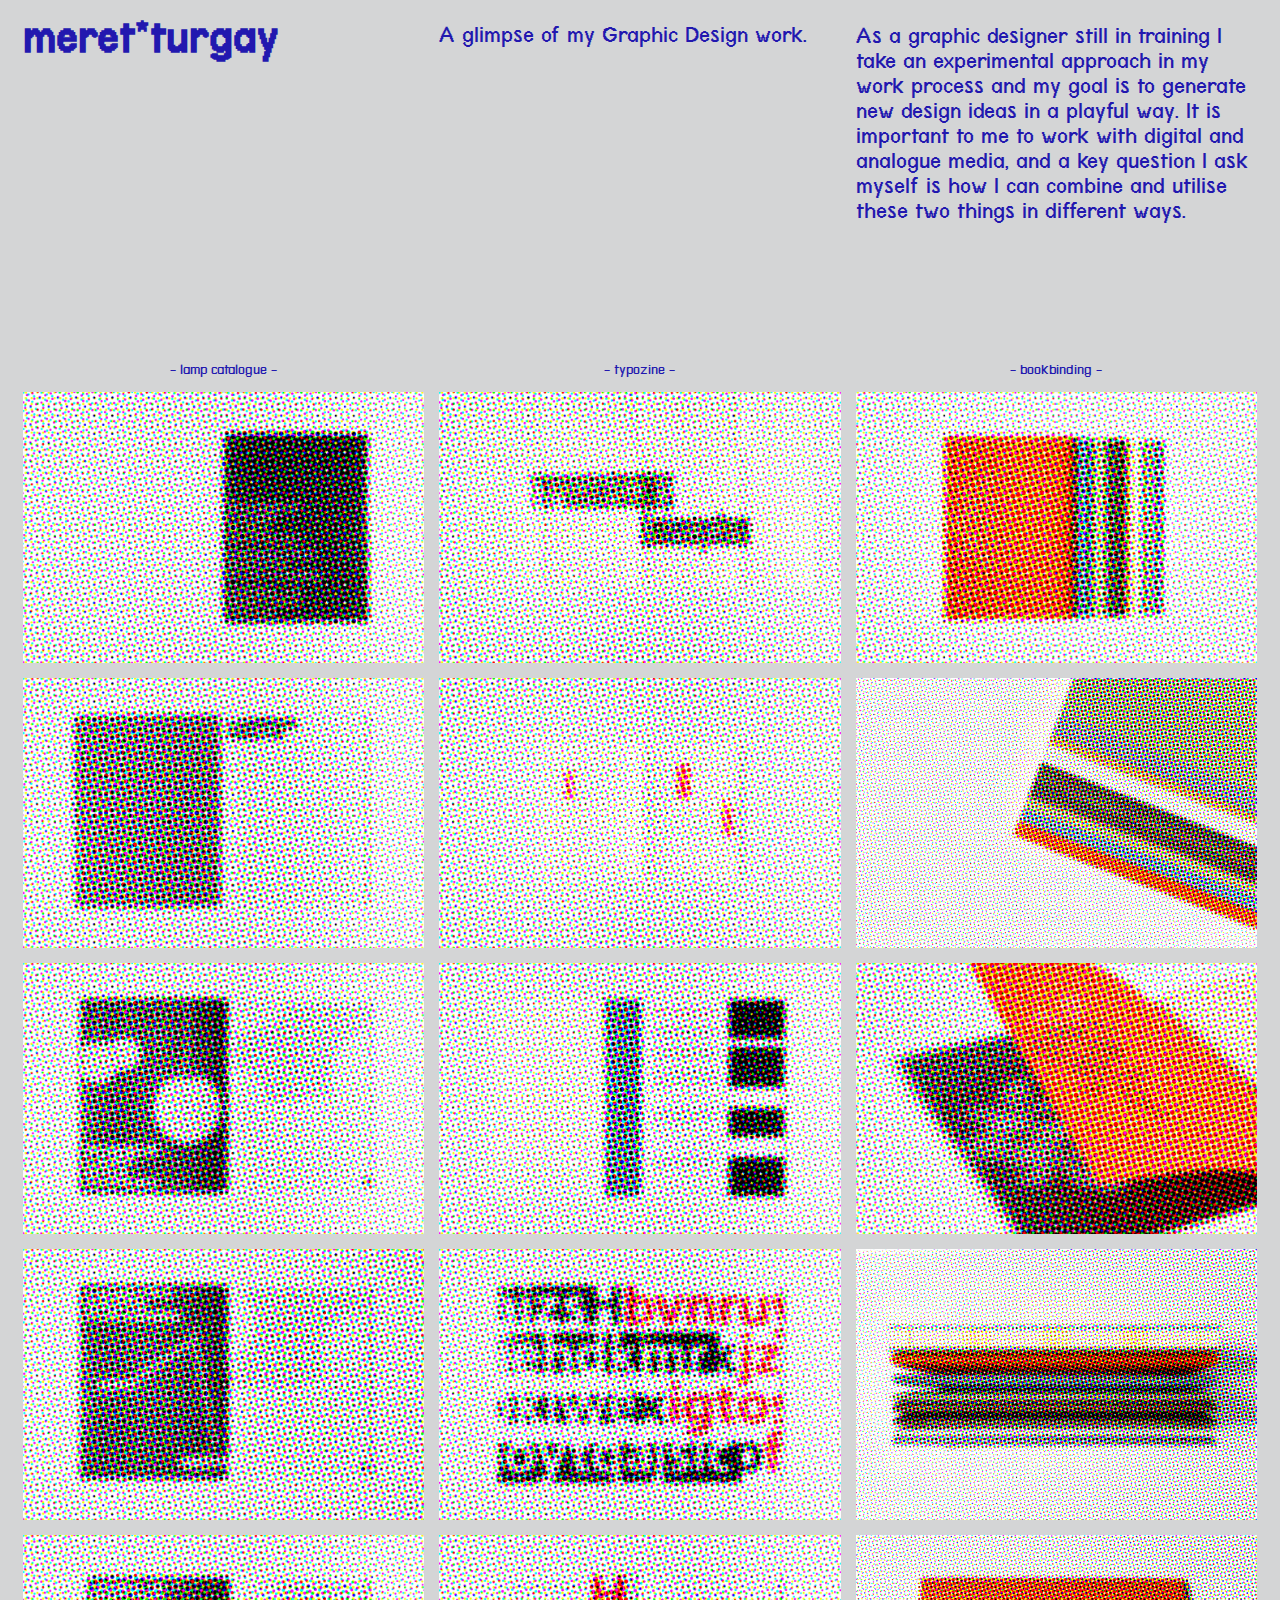
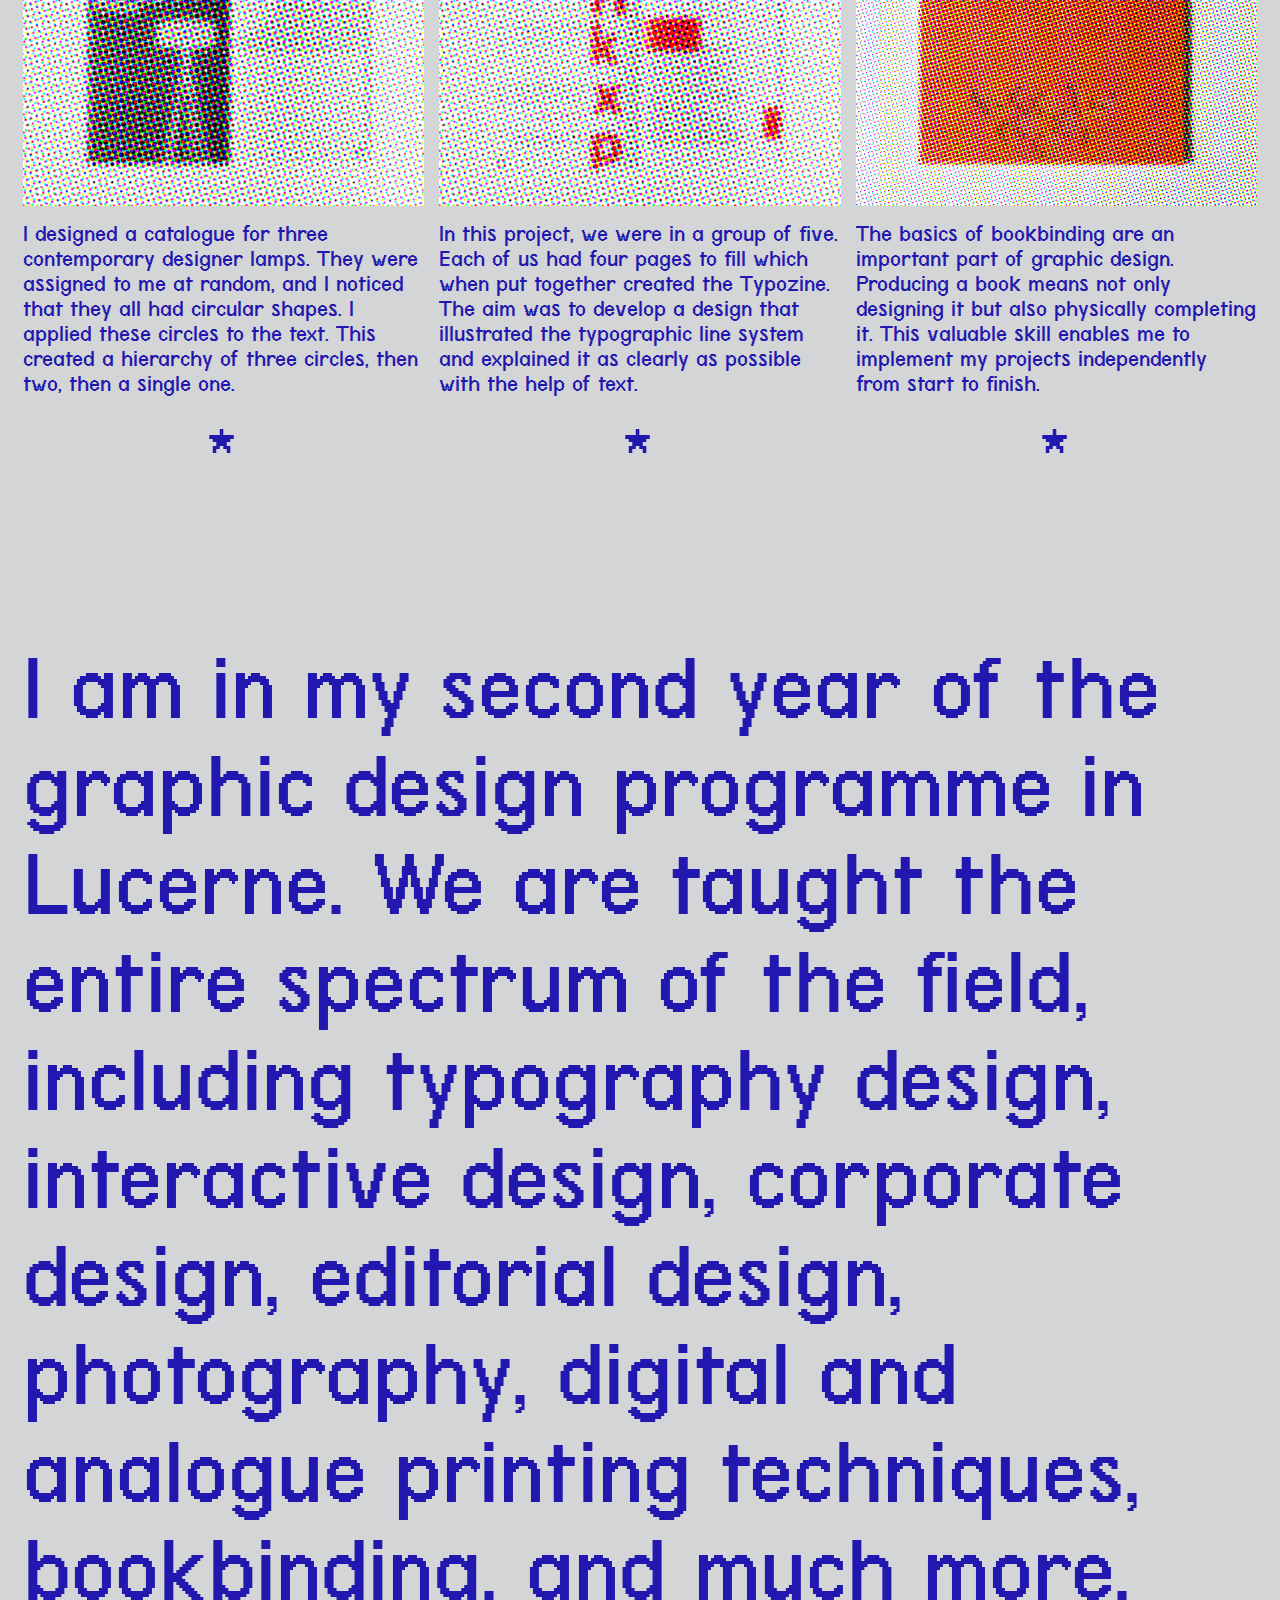
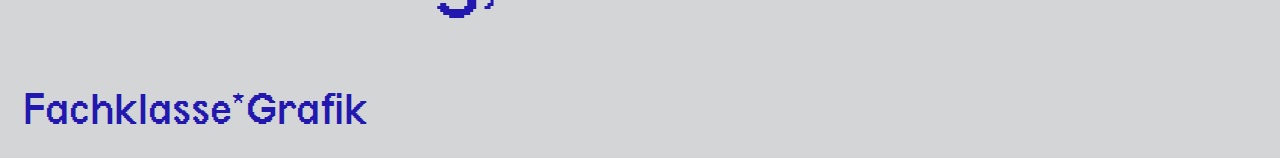
<file: index.html>
<!DOCTYPE html>
<html lang="en">

  <head>
    <meta charset="UTF-8" />
    <meta name="viewport" content="width=device-width, initial-scale=1.0" />
    <meta name="author" content="Meret Turgay" />
    <meta name="description" content="A Glimpse of my Graphic Design Work."/>
    <link rel="stylesheet" href="style.css" />
    <title>Calling Card Meret Turgay</title>
  </head>
  
  <body>
    <!-- all your content will go here -->
    <div class="grid-container">
      <div class="name">
        <h1><a href="mailto:meretlou_turgay@sluz.ch">meret*turgay</a></h1>
       
    </div>

    <div class="bio">
      <p>
       A glimpse of my Graphic Design work.
      </p>
    </div>

    <div class="image-1">
      <img src="data/Farbraster/FR-Meret-1.jpg" class="a" />
      <img src="data/ID-Meret-1.jpg" class="b" />
    </div>

    <div class="image-2">
      <img src="data/Farbraster/FR-Meret-2.jpg" class="a" />
      <img src="data/ID-Meret-2.jpg" class="b" />
    </div>

    <div class="image-3">
      <img src="data/Farbraster/FR-Meret-3.jpg" class="a" />
      <img src="data/ID-Meret-3.jpg" class="b" />
    </div>

    <div class="image-4">
      <img src="data/Farbraster/FR-Meret-4.jpg" class="a" />
      <img src="data/ID-Meret-4.jpg" class="b" />
    </div>

    <div class="image-5">
      <img src="data/Farbraster/FR-Meret-5.jpg" class="a" />
      <img src="data/ID-Meret-5.jpg" class="b" />
    </div>

    <div class="image-6">
      <img src="data/Farbraster/FR-Meret-8.jpg" class="a" />
      <img src="data/ID-Meret-8.jpg"  class="b"/>
    </div>

    <div class="image-7">
      <img src="data/Farbraster/FR-Meret-10.jpg" class="a" />
      <img src="data/ID-Meret-10.jpg" class="b" />
    </div>

    <div class="image-8">
      <img src="data/Farbraster/FR-Meret-12.jpg" class="a" />
      <img src="data/ID-Meret-12.jpg" class="b" />
    </div>

    <div class="image-9">
      <img src="data/Farbraster/FR-Meret-14.jpg" class="a" />
      <img src="data/ID-Meret-14.jpg" class="b" />
    </div>

    <div class="image-10">
      <img src="data/Farbraster/FR-Meret-13.jpg" class="a" />
      <img src="data/ID-Meret-13.jpg" class="b" />
    </div>

    <div class="image-11">
      <img src="data/Farbraster/FR-Meret-24.jpg" class="a" />
      <img src="data/ID-Meret-24.jpg" class="b" />
    </div>

    <div class="image-12">
      <img src="data/Farbraster/FR-Meret-25.jpg" class="a" />
      <img src="data/ID-Meret-25.jpg" class="b" />
    </div>

    <div class="image-13">
      <img src="data/Farbraster/FR-Meret-26.jpg" class="a" />
      <img src="data/ID-Meret-26.jpg" class="b" />
    </div>

    <div class="image-14">
      <img src="data/Farbraster/FR-Meret-27.jpg" class="a" />
      <img src="data/ID-Meret-27.jpg" class="b" />
    </div>

    <div class="image-15">
      <img src="data/Farbraster/FR-Meret-28.jpg" class="a" />
      <img src="data/ID-Meret-28.jpg" class="b" />
    </div>

    <div class="text-1">
      <p>
        - lamp catalogue - 
      </p>
    </div>

    <div class="text-2">

      <p>
        - typozine - 
        
      </p>
    </div>

    <div class="text-3">
      <p>
        - bookbinding - 
      </p>
    </div>

    <div class="text-4">
      <p>
       As a graphic designer still in training I take an experimental approach in my work process and my goal is to generate new design ideas in a playful way. It is important to me to work with digital and analogue media, and a key question I ask myself is how I can combine and utilise these two things in different ways. 
      </p>
    </div>

    <div class="text-5">
      <p>
        I designed a catalogue for three contemporary designer lamps. They were assigned to me at random, and I noticed that they all had circular shapes. I applied these circles to the text. This created a hierarchy of three circles, then two, then a single one.
      </p>
    </div>

    <div class="text-6">
      <p>
        In this project, we were in a group of five. Each of us had four pages to fill which when put together created the Typozine. The aim was to develop a design that illustrated the typographic line system and explained it as clearly as possible with the help of text. 
      </p>
    </div>

    <div class="text-7">
      <p>
        The basics of bookbinding are an important part of graphic design. Producing a book means not only designing it but also physically completing it. This valuable skill enables me to implement my projects independently from start to finish.
      </p>
    </div>

    <div class="text-8">
      <p>
        * 
        
      </p>
    </div>

    <div class="text-9">
      <p>
        * 
        
      </p>
    </div>

    <div class="text-10">
      <p>
        * 
        
      </p>
    </div>

    <div class="text-11">
      <p>
        I am in my second year of the graphic design programme in Lucerne. We are taught the entire spectrum of the field, including typography design, interactive design, corporate design, editorial design, photography, digital and analogue printing techniques, bookbinding, and much more.
      </p>
    </div>

    <div class="text-12">
      <p>
       <a href="https://fachklassegrafik.ch/"target="_blank">Fachklasse*Grafik</a>
      </p>
    </div>

  </div>
 </body> 
</html>
</file>
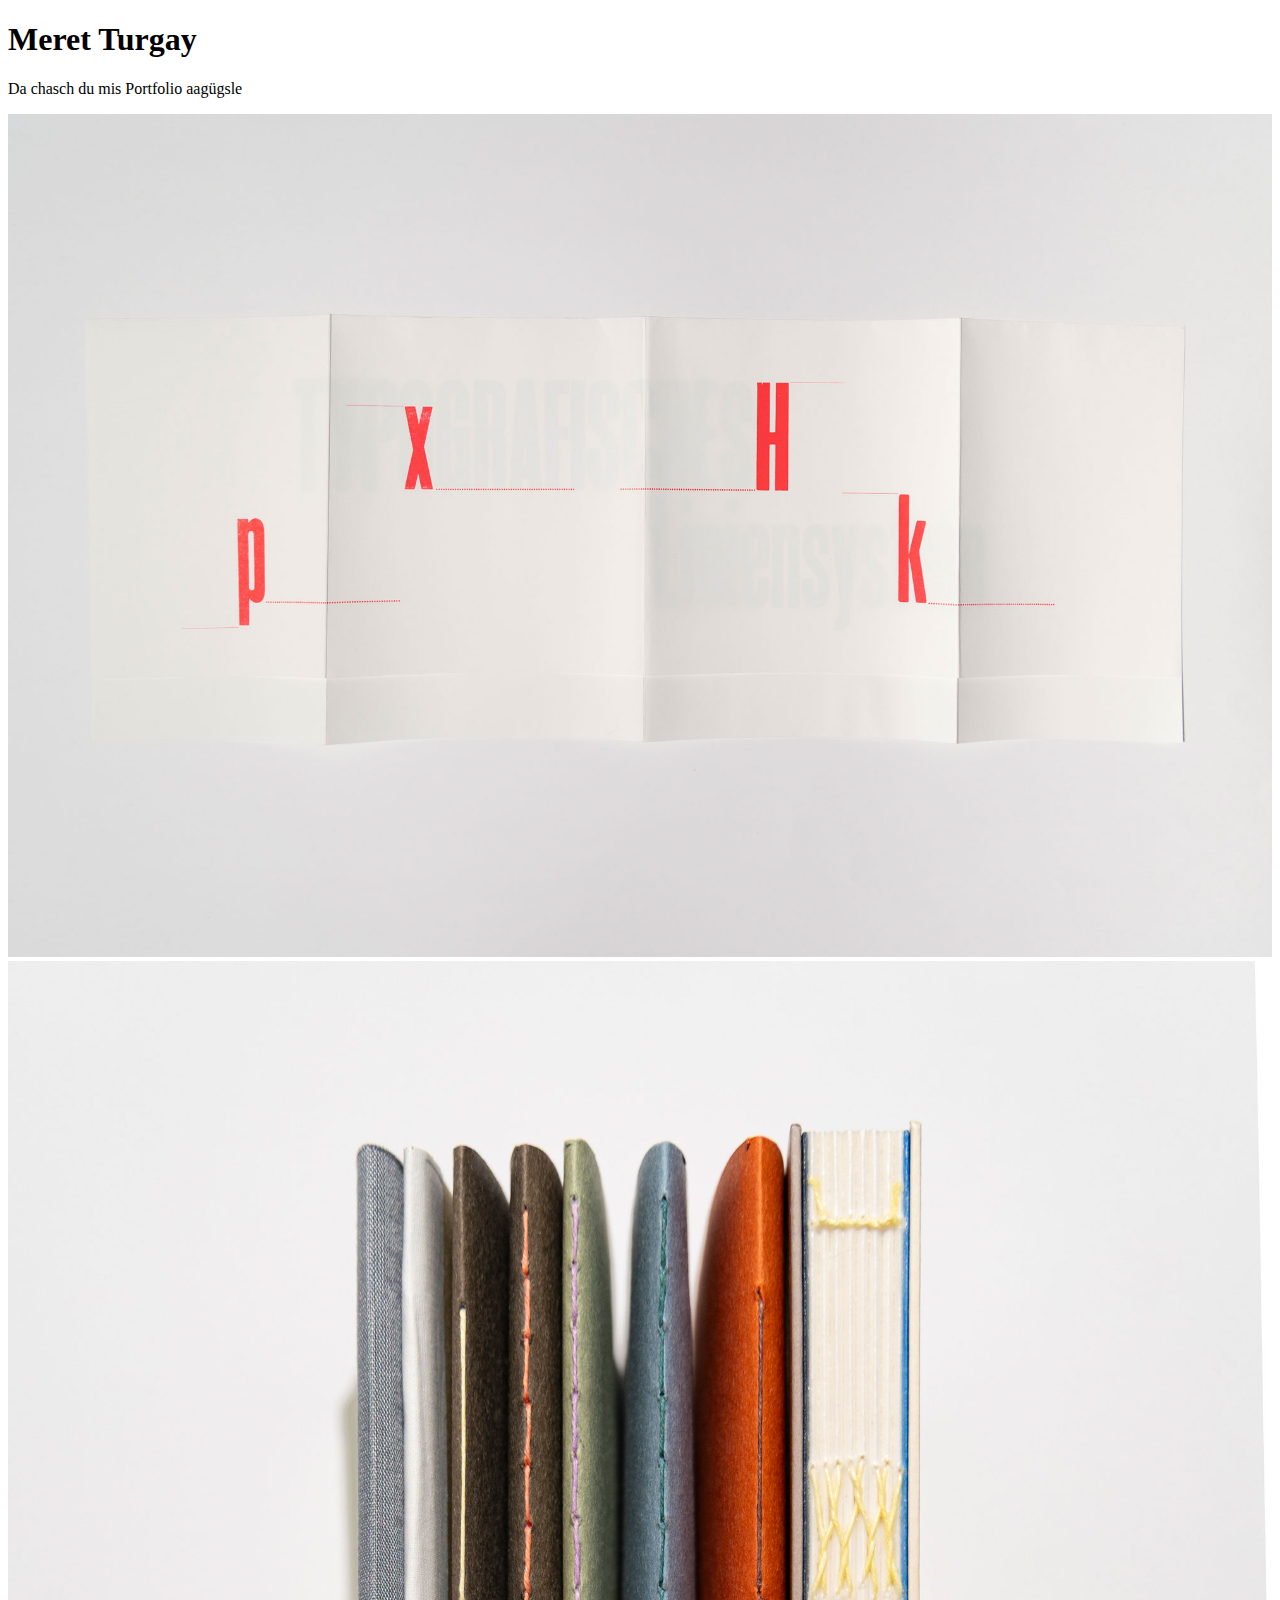
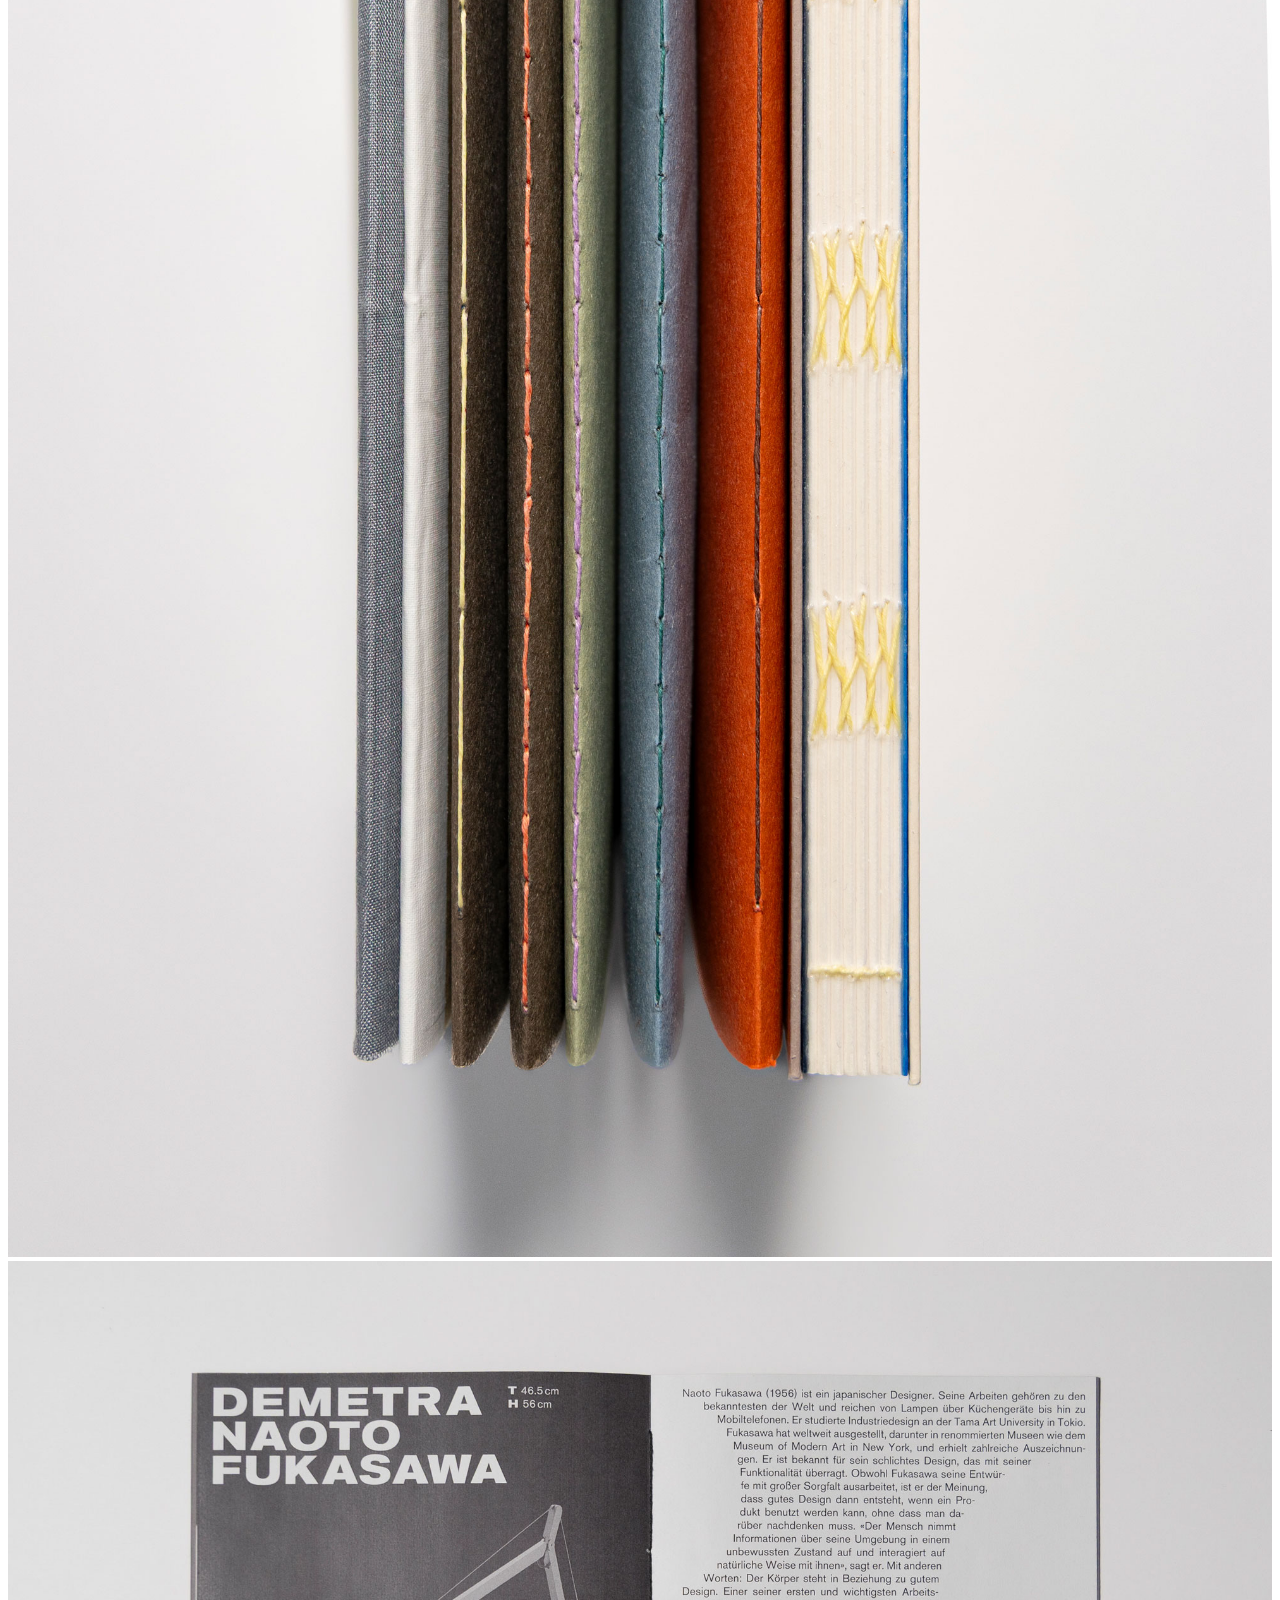
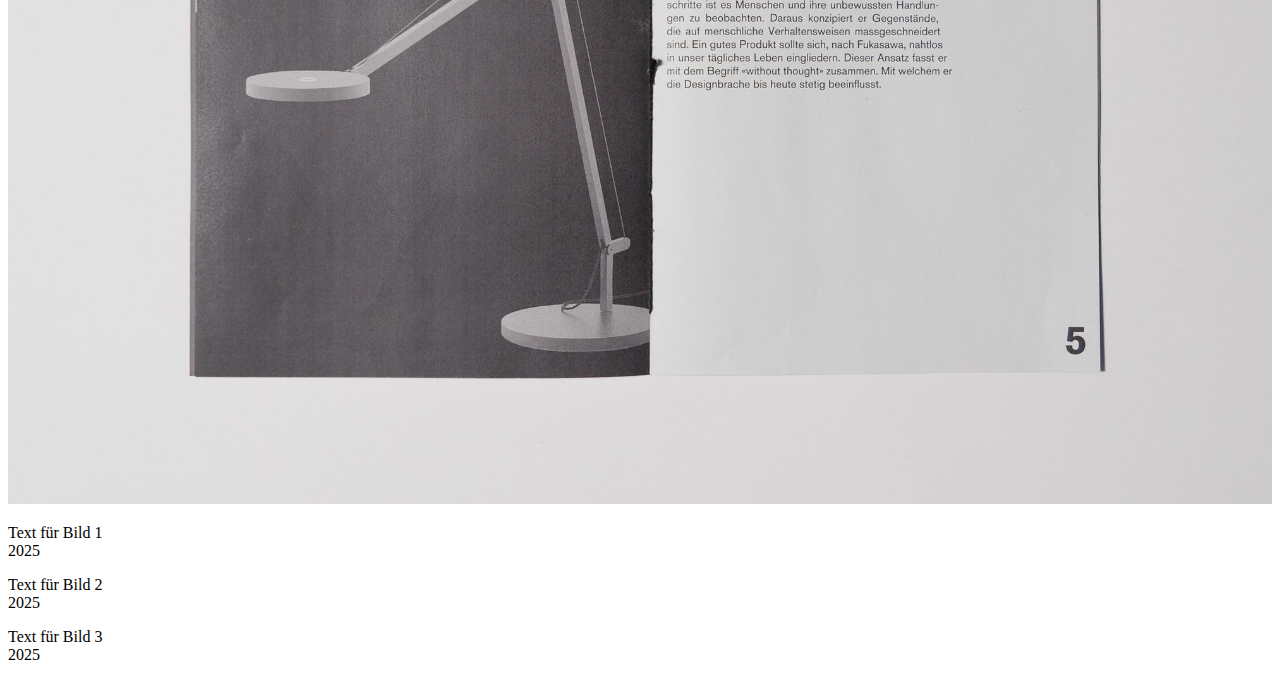
<file: index_v1.html>
<!DOCTYPE html>
<html lang="en">

  <head>
    <meta charset="UTF-8" />
    <meta name="viewport" content="width=device-width, initial-scale=1.0" />
    <meta name="author" content="DEIN NAME HIER EINGEBEN" />
    <meta name="description" content="TEXT FÜR UNTERZEILE IN SUCHMASCHINEN HIER EINGEBEN"/>
    <link rel="stylesheet" href="style_v1.css" />
    <title>TITEL FÜR BROWSERLEISTE EINGEBEN</title>
  </head>
  
  <body>
    <!-- all your content will go here -->
    <div class="grid_container">
      <div class="name">
        <h1>Meret Turgay</h1>
    </div>
    <div class="bio">
      <p>
        Da chasch du mis Portfolio aagügsle
      </p>
    </div>
    <div class="image-1">
      <img src="data/ID_Meret-7.jpg" />
    </div>
    <div class="image-2">
      <img src="data/ID_Meret-5.jpg" />
    </div>
    <div class="image-3">
      <img src="data/ID_Meret-27.jpg" />
    </div>
    <div class="text-1">
      <p>
        Text für Bild 1 <br />
        2025
      </p>
    </div>
     <div class="text-2">
      <p>
        Text für Bild 2 <br />
        2025
      </p>
    </div>
     <div class="text-3">
      <p>
        Text für Bild 3 <br />
        2025
      </p>
    </div>
  </div>
 </body> 
</html>
</file>
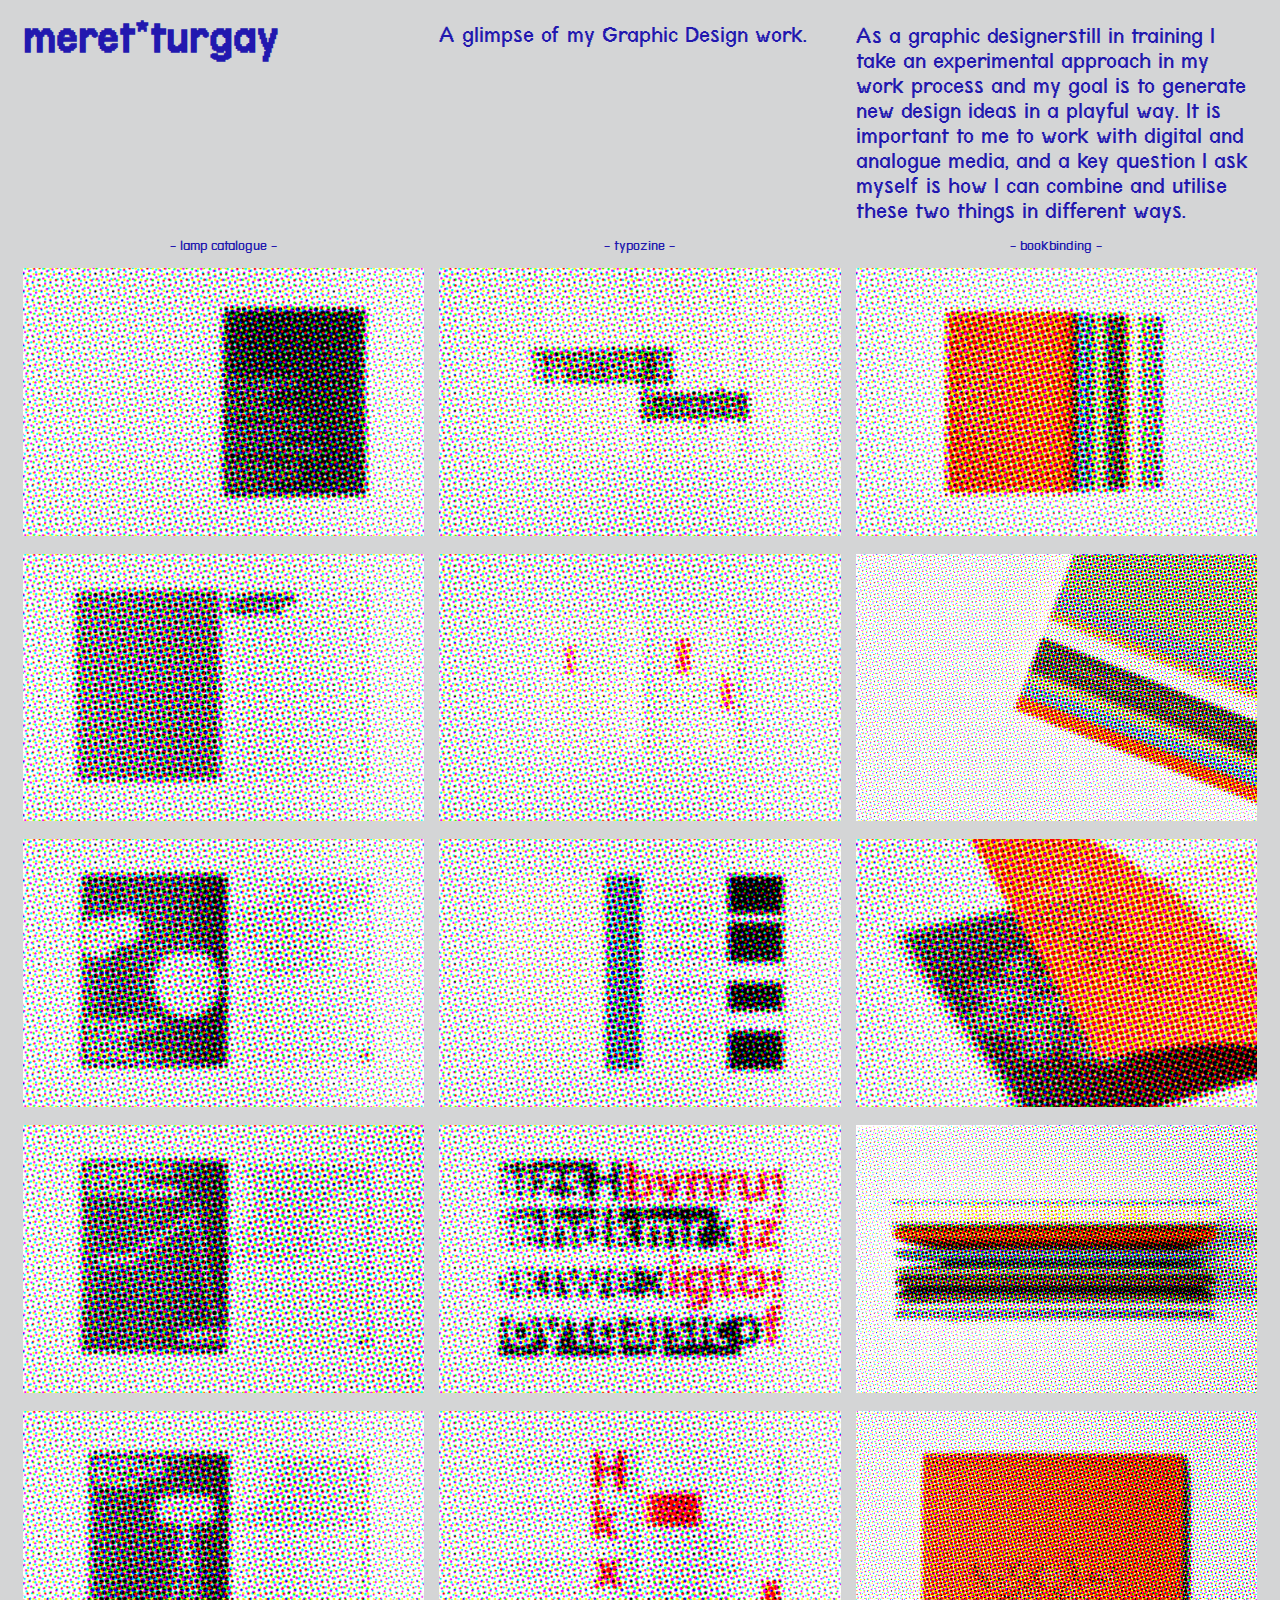
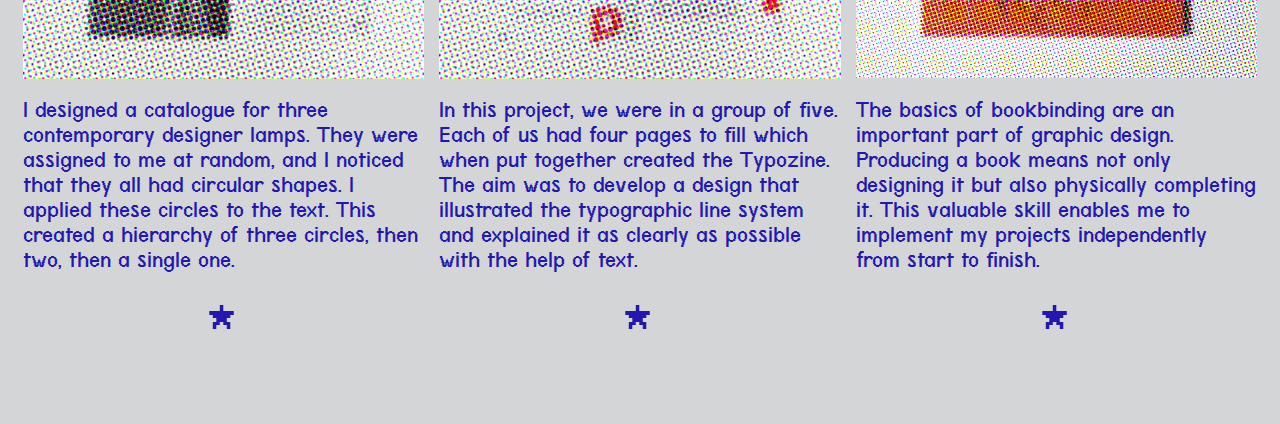
<file: index_v10.html>
<!DOCTYPE html>
<html lang="en">

  <head>
    <meta charset="UTF-8" />
    <meta name="viewport" content="width=device-width, initial-scale=1.0" />
    <meta name="author" content="DEIN NAME HIER EINGEBEN" />
    <meta name="description" content="TEXT FÜR UNTERZEILE IN SUCHMASCHINEN HIER EINGEBEN"/>
    <link rel="stylesheet" href="style_v10.css" />
    <title>TITEL FÜR BROWSERLEISTE EINGEBEN</title>
  </head>
  
  <body>
    <!-- all your content will go here -->
    <div class="grid-container">
      <div class="name">
        <h1>meret*turgay</h1>
    </div>
    <div class="bio">
      <p>
       A glimpse of my Graphic Design work.
      </p>
    </div>

    <div class="image-1">
      <img src="data/Farbraster/FR-Meret-1.jpg" class="a" />
      <img src="data/ID-Meret-1.jpg" class="b" />
    </div>

    <div class="image-2">
      <img src="data/Farbraster/FR-Meret-2.jpg" class="a" />
      <img src="data/ID-Meret-2.jpg" class="b" />
    </div>

    <div class="image-3">
      <img src="data/Farbraster/FR-Meret-3.jpg" class="a" />
      <img src="data/ID-Meret-3.jpg" class="b" />
    </div>

    <div class="image-4">
      <img src="data/Farbraster/FR-Meret-4.jpg" class="a" />
      <img src="data/ID-Meret-4.jpg" class="b" />
    </div>

    <div class="image-5">
      <img src="data/Farbraster/FR-Meret-5.jpg" class="a" />
      <img src="data/ID-Meret-5.jpg" class="b" />
    </div>

    <div class="image-6">
      <img src="data/Farbraster/FR-Meret-8.jpg" class="a" />
      <img src="data/ID-Meret-8.jpg"  class="b"/>
    </div>

    <div class="image-7">
      <img src="data/Farbraster/FR-Meret-10.jpg" class="a" />
      <img src="data/ID-Meret-10.jpg" class="b" />
    </div>

    <div class="image-8">
      <img src="data/Farbraster/FR-Meret-12.jpg" class="a" />
      <img src="data/ID-Meret-12.jpg" class="b" />
    </div>

    <div class="image-9">
      <img src="data/Farbraster/FR-Meret-14.jpg" class="a" />
      <img src="data/ID-Meret-14.jpg" class="b" />
    </div>

    <div class="image-10">
      <img src="data/Farbraster/FR-Meret-13.jpg" class="a" />
      <img src="data/ID-Meret-13.jpg" class="b" />
    </div>

    <div class="image-11">
      <img src="data/Farbraster/FR-Meret-24.jpg" class="a" />
      <img src="data/ID-Meret-24.jpg" class="b" />
    </div>

    <div class="image-12">
      <img src="data/Farbraster/FR-Meret-25.jpg" class="a" />
      <img src="data/ID-Meret-25.jpg" class="b" />
    </div>

    <div class="image-13">
      <img src="data/Farbraster/FR-Meret-26.jpg" class="a" />
      <img src="data/ID-Meret-26.jpg" class="b" />
    </div>

    <div class="image-14">
      <img src="data/Farbraster/FR-Meret-27.jpg" class="a" />
      <img src="data/ID-Meret-27.jpg" class="b" />
    </div>

    <div class="image-15">
      <img src="data/Farbraster/FR-Meret-28.jpg" class="a" />
      <img src="data/ID-Meret-28.jpg" class="b" />
    </div>

    <div class="text-1">
      <p>
        - lamp catalogue - 
      </p>
    </div>

    <div class="text-2">

      <p>
        - typozine - 
        
      </p>
    </div>

    <div class="text-3">
      <p>
        - bookbinding - 
      </p>
    </div>

    <div class="text-4">
      <p>
       As a graphic designerstill in training I take an experimental approach in my work process and my goal is to generate new design ideas in a playful way. It is important to me to work with digital and analogue media, and a key question I ask myself is how I can combine and utilise these two things in different ways. 
      </p>
    </div>

    <div class="text-5">
      <p>
        I designed a catalogue for three contemporary designer lamps. They were assigned to me at random, and I noticed that they all had circular shapes. I applied these circles to the text. This created a hierarchy of three circles, then two, then a single one.
      </p>
    </div>

    <div class="text-6">
      <p>
        In this project, we were in a group of five. Each of us had four pages to fill which when put together created the Typozine. The aim was to develop a design that illustrated the typographic line system and explained it as clearly as possible with the help of text. 
      </p>
    </div>

    <div class="text-7">
      <p>
        The basics of bookbinding are an important part of graphic design. Producing a book means not only designing it but also physically completing it. This valuable skill enables me to implement my projects independently from start to finish.
      </p>
    </div>

    <div class="text-8">
      <p>
        * 
        
      </p>
    </div>

    <div class="text-9">
      <p>
        * 
        
      </p>
    </div>

    <div class="text-10">
      <p>
        * 
        
      </p>
    </div>

  </div>
 </body> 
</html>
</file>
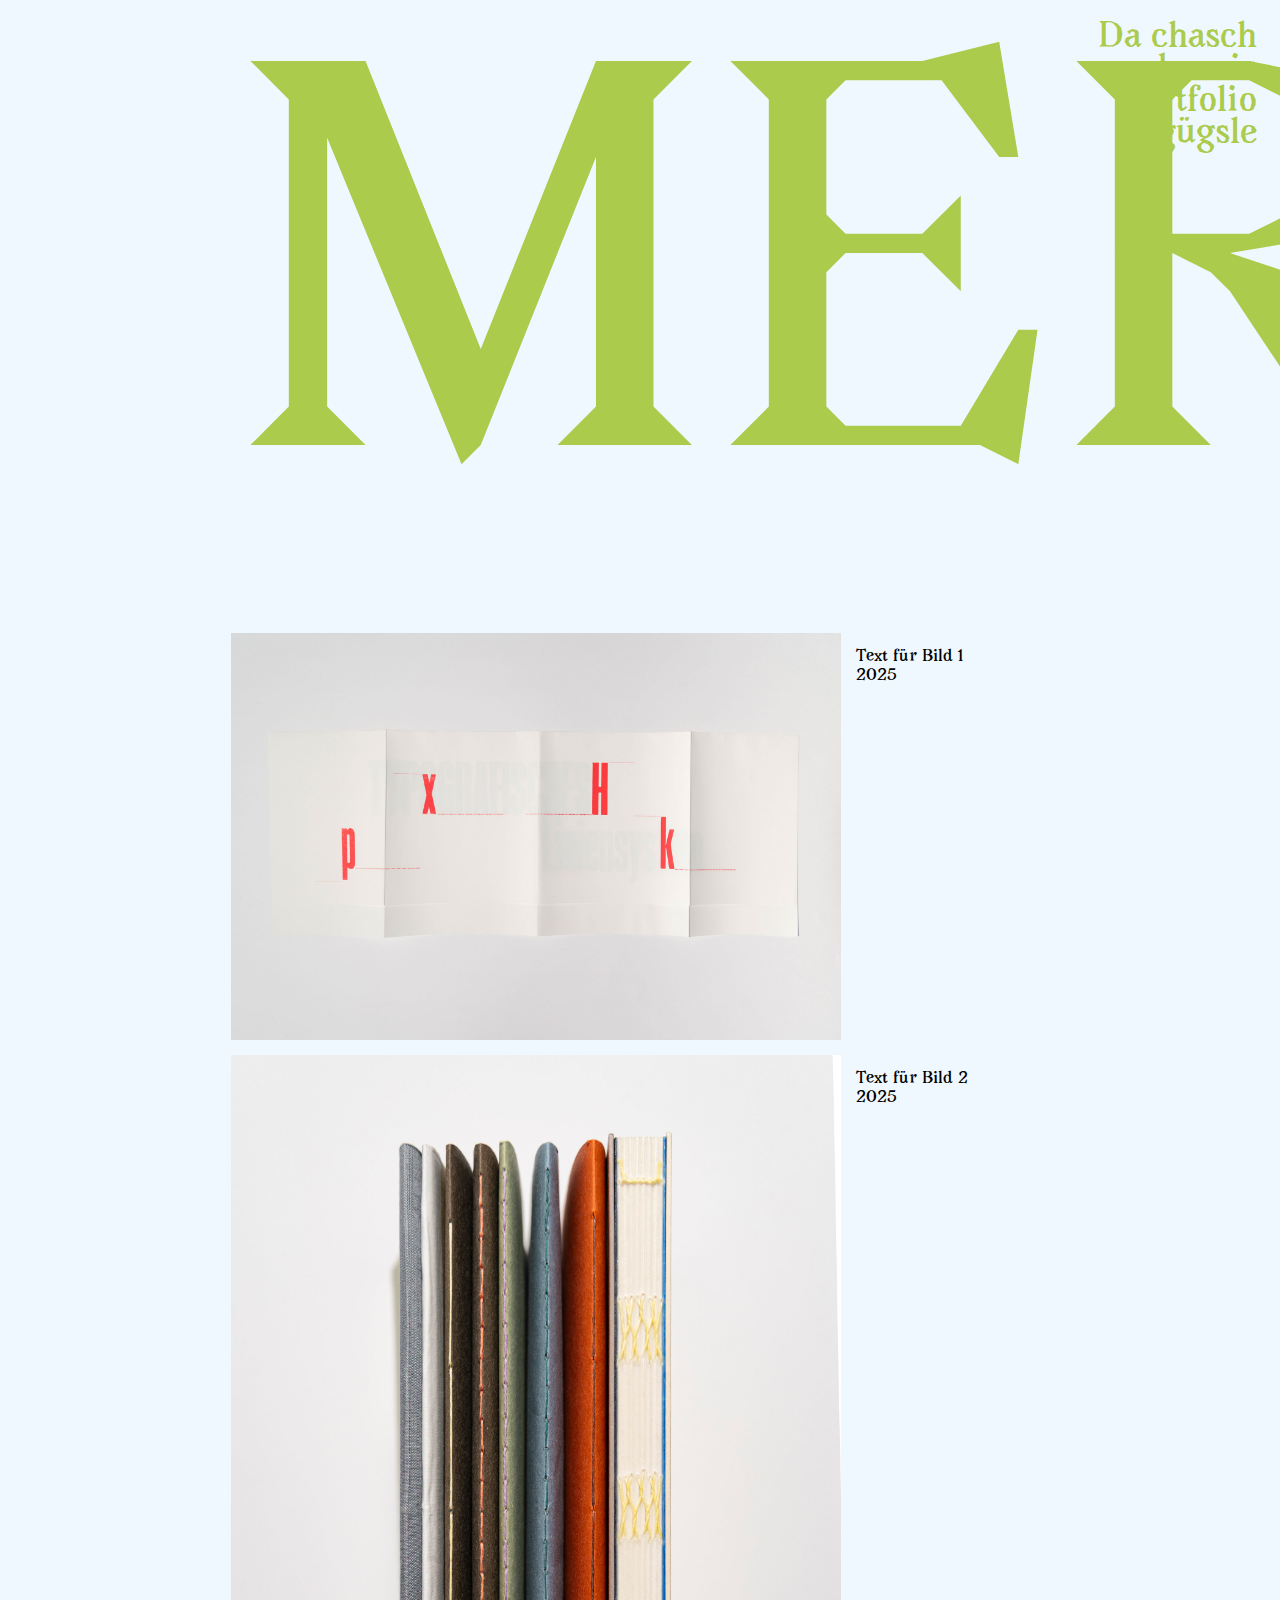
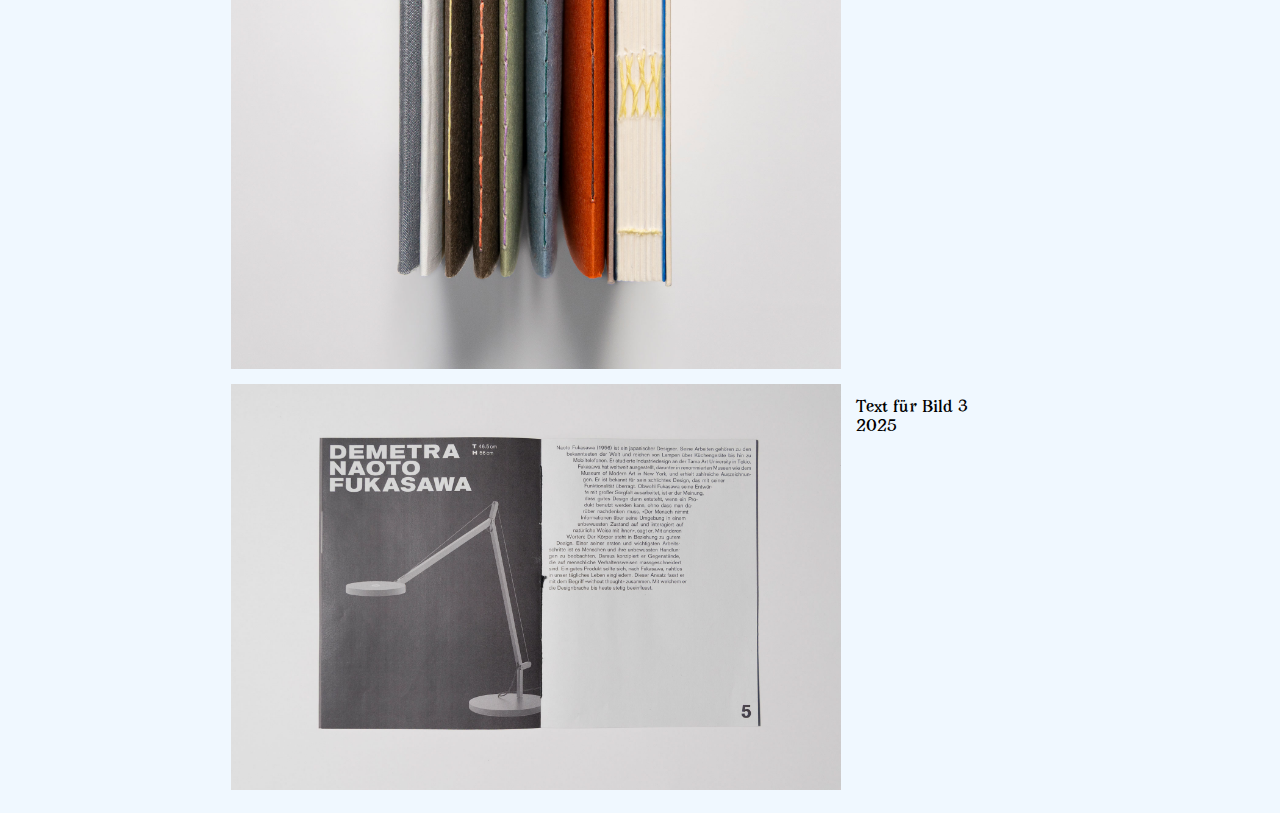
<file: index_v2.html>
<!DOCTYPE html>
<html lang="en">

  <head>
    <meta charset="UTF-8" />
    <meta name="viewport" content="width=device-width, initial-scale=1.0" />
    <meta name="author" content="DEIN NAME HIER EINGEBEN" />
    <meta name="description" content="TEXT FÜR UNTERZEILE IN SUCHMASCHINEN HIER EINGEBEN"/>
    <link rel="stylesheet" href="style_v2.css" />
    <title>TITEL FÜR BROWSERLEISTE EINGEBEN</title>
  </head>
  
  <body>
    <!-- all your content will go here -->
    <div class="grid-container">
      <div class="name">
        <h1>MER</h1>
    </div>
    <div class="bio">
      <p>
        Da chasch du mis Portfolio aagügsle
      </p>
    </div>
    <div class="image-1">
      <img src="data/ID_Meret-7.jpg" />
    </div>
    <div class="image-2">
      <img src="data/ID_Meret-5.jpg" />
    </div>
    <div class="image-3">
      <img src="data/ID_Meret-27.jpg" />
    </div>
    <div class="text-1">
      <p>
        Text für Bild 1 <br />
        2025
      </p>
    </div>
     <div class="text-2">
      <p>
        Text für Bild 2 <br />
        2025
      </p>
    </div>
     <div class="text-3">
      <p>
        Text für Bild 3 <br />
        2025
      </p>
    </div>
  </div>
 </body> 
</html>
</file>
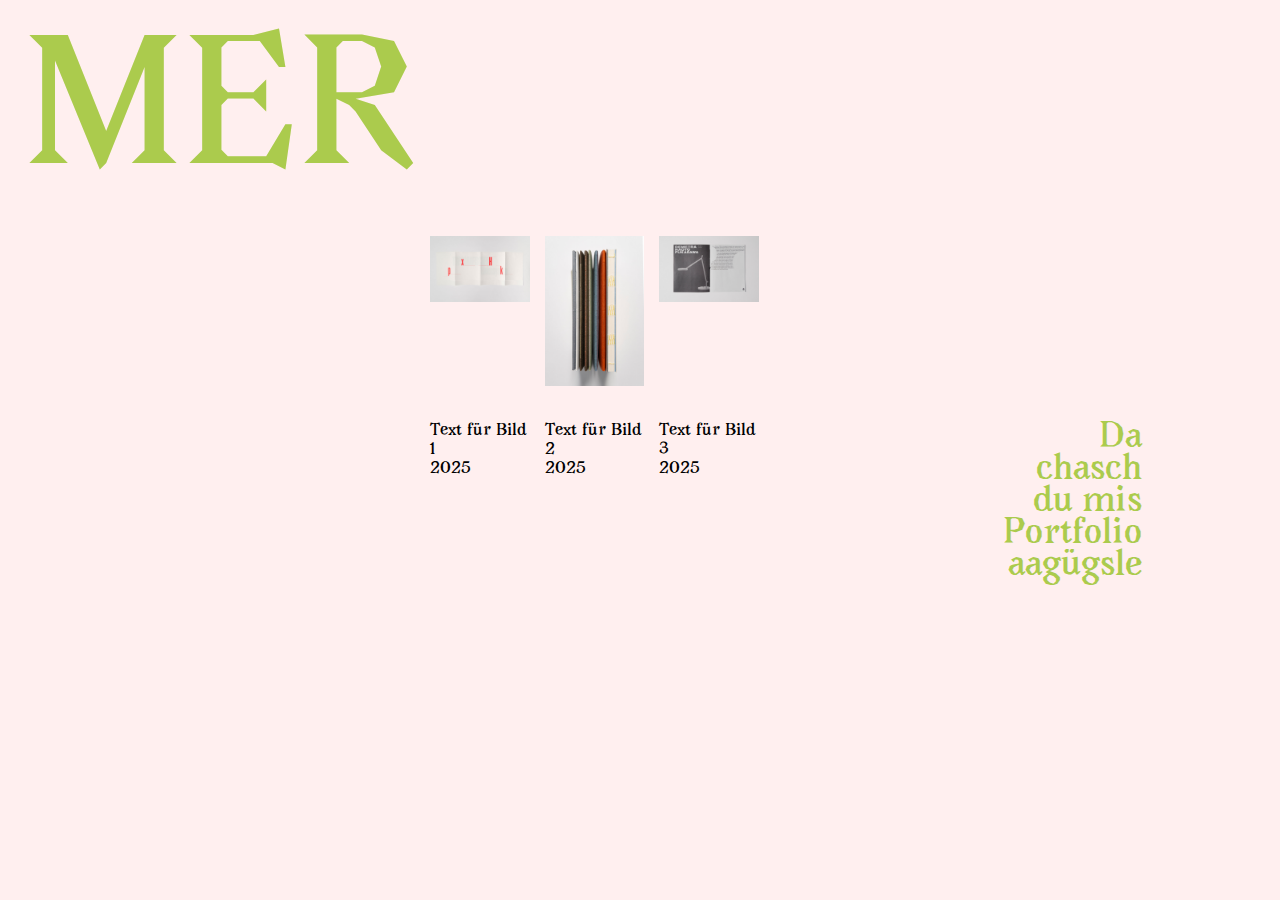
<file: index_v3.html>
<!DOCTYPE html>
<html lang="en">

  <head>
    <meta charset="UTF-8" />
    <meta name="viewport" content="width=device-width, initial-scale=1.0" />
    <meta name="author" content="DEIN NAME HIER EINGEBEN" />
    <meta name="description" content="TEXT FÜR UNTERZEILE IN SUCHMASCHINEN HIER EINGEBEN"/>
    <link rel="stylesheet" href="style_v3.css" />
    <title>TITEL FÜR BROWSERLEISTE EINGEBEN</title>
  </head>
  
  <body>
    <!-- all your content will go here -->
    <div class="grid-container">
      <div class="name">
        <h1>MER</h1>
    </div>
    <div class="bio">
      <p>
        Da chasch du mis Portfolio aagügsle
      </p>
    </div>
    <div class="image-1">
      <img src="data/ID_Meret-7.jpg" />
    </div>
    <div class="image-2">
      <img src="data/ID_Meret-5.jpg" />
    </div>
    <div class="image-3">
      <img src="data/ID_Meret-27.jpg" />
    </div>
    <div class="text-1">
      <p>
        Text für Bild 1 <br />
        2025
      </p>
    </div>
     <div class="text-2">
      <p>
        Text für Bild 2 <br />
        2025
      </p>
    </div>
     <div class="text-3">
      <p>
        Text für Bild 3 <br />
        2025
      </p>
    </div>
  </div>
 </body> 
</html>
</file>
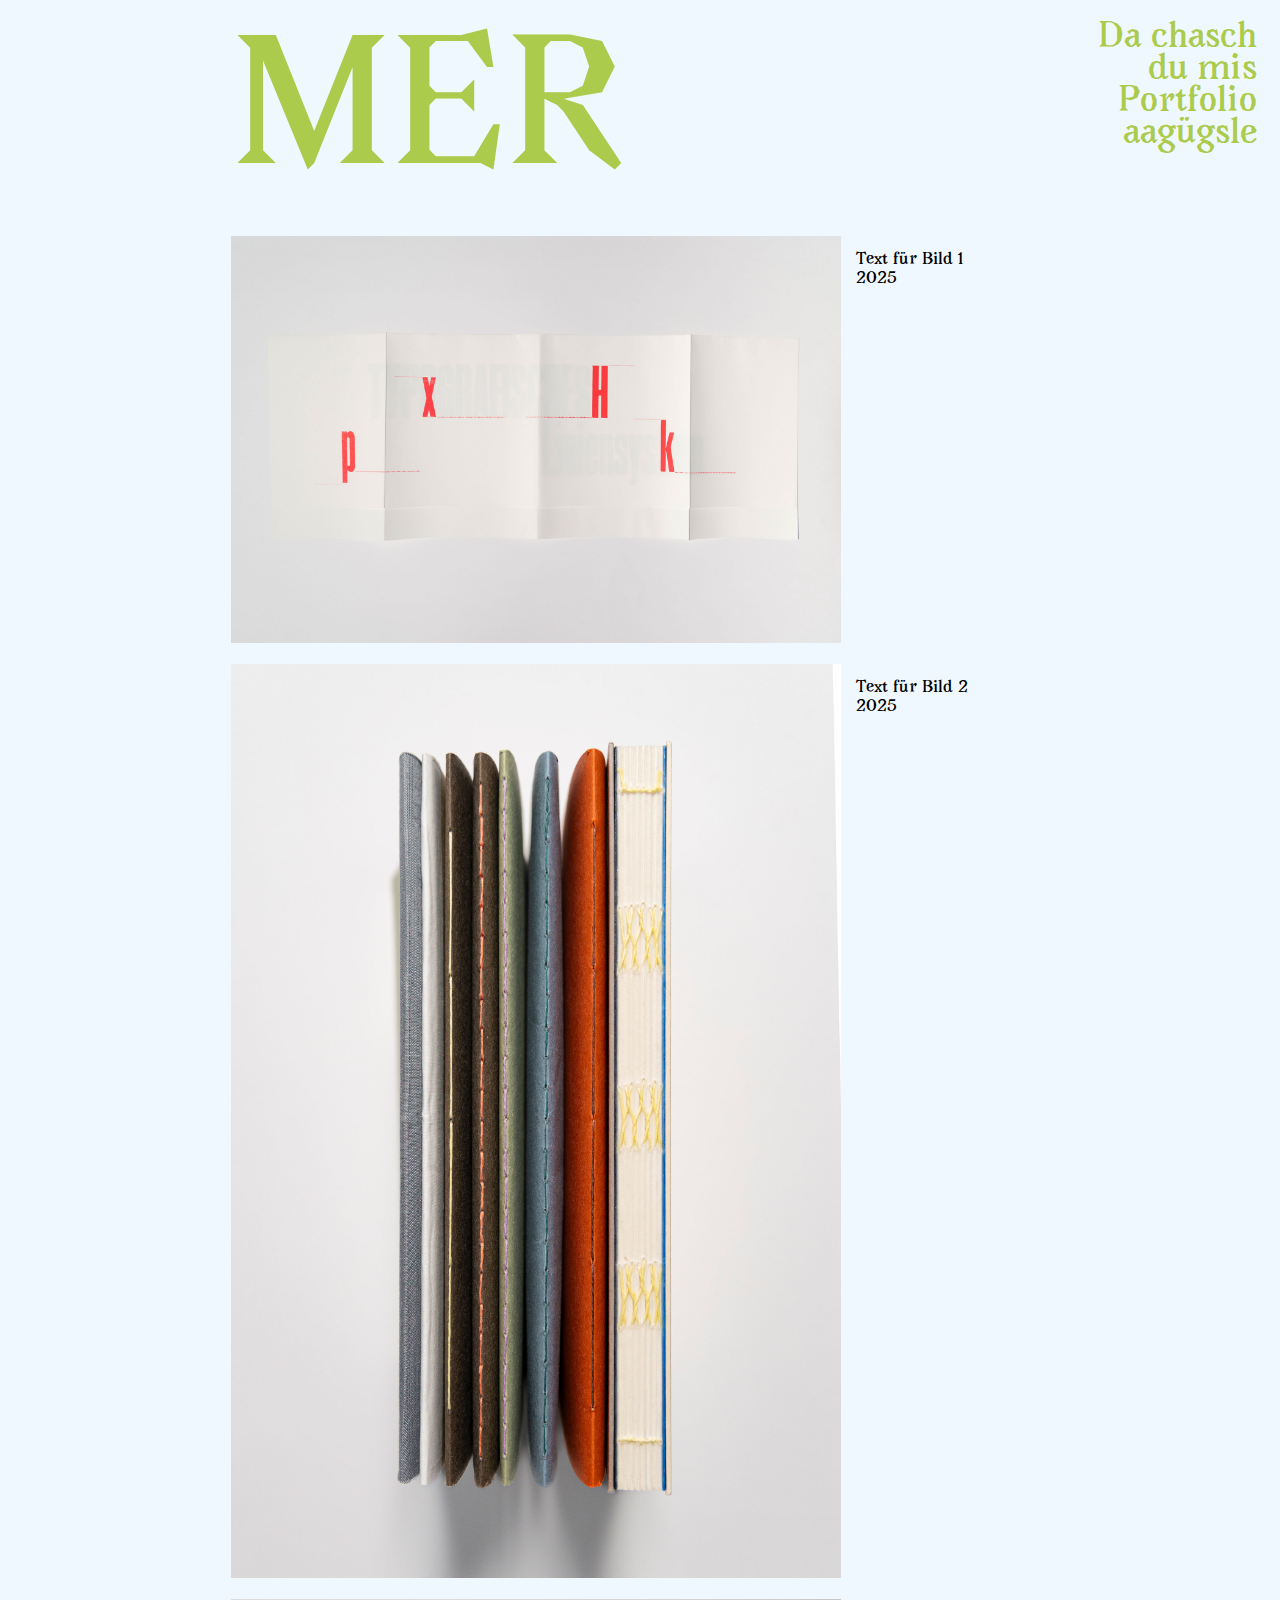
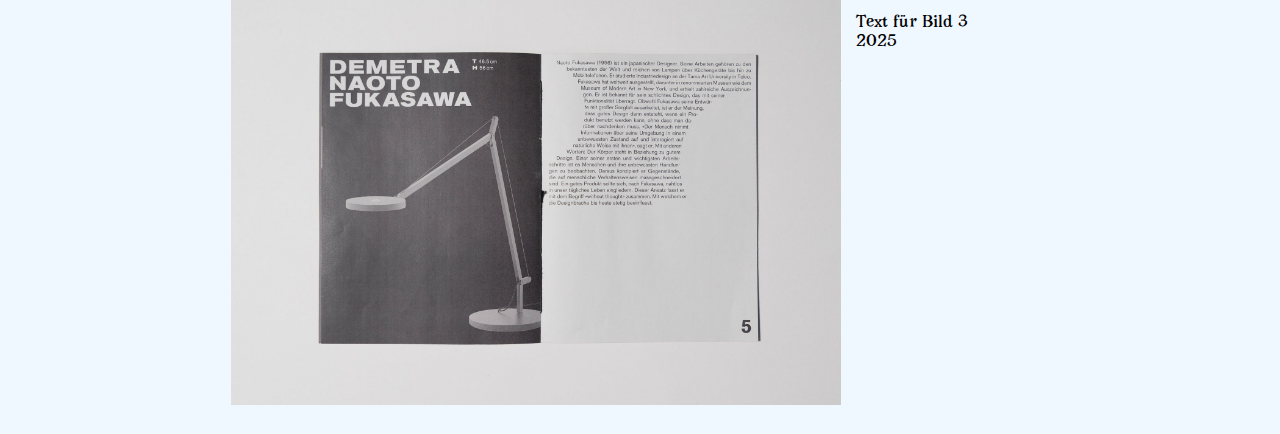
<file: index_v4.html>
<!DOCTYPE html>
<html lang="en">

  <head>
    <meta charset="UTF-8" />
    <meta name="viewport" content="width=device-width, initial-scale=1.0" />
    <meta name="author" content="DEIN NAME HIER EINGEBEN" />
    <meta name="description" content="TEXT FÜR UNTERZEILE IN SUCHMASCHINEN HIER EINGEBEN"/>
    <link rel="stylesheet" href="style_v4.css" />
    <title>TITEL FÜR BROWSERLEISTE EINGEBEN</title>
  </head>
  
  <body>
    <!-- all your content will go here -->
    <div class="grid-container">
      <div class="name">
        <h1>MER</h1>
    </div>
    <div class="bio">
      <p>
        Da chasch du mis Portfolio aagügsle
      </p>
    </div>
    <div class="image-1">
      <img src="data/ID-Meret-7.jpg" class="a" />
      <img src="data/ID-Meret-5.jpg" class="b" />
    </div>
    <div class="image-2">
      <img src="data/ID-Meret-5.jpg" />
    </div>
    <div class="image-3">
      <img src="data/ID-Meret-27.jpg" />
    </div>
    <div class="text-1">
      <p>
        Text für Bild 1 <br />
        2025
      </p>
    </div>
     <div class="text-2">
      <p>
        Text für Bild 2 <br />
        2025
      </p>
    </div>
     <div class="text-3">
      <p>
        Text für Bild 3 <br />
        2025
      </p>
    </div>
  </div>
 </body> 
</html>
</file>
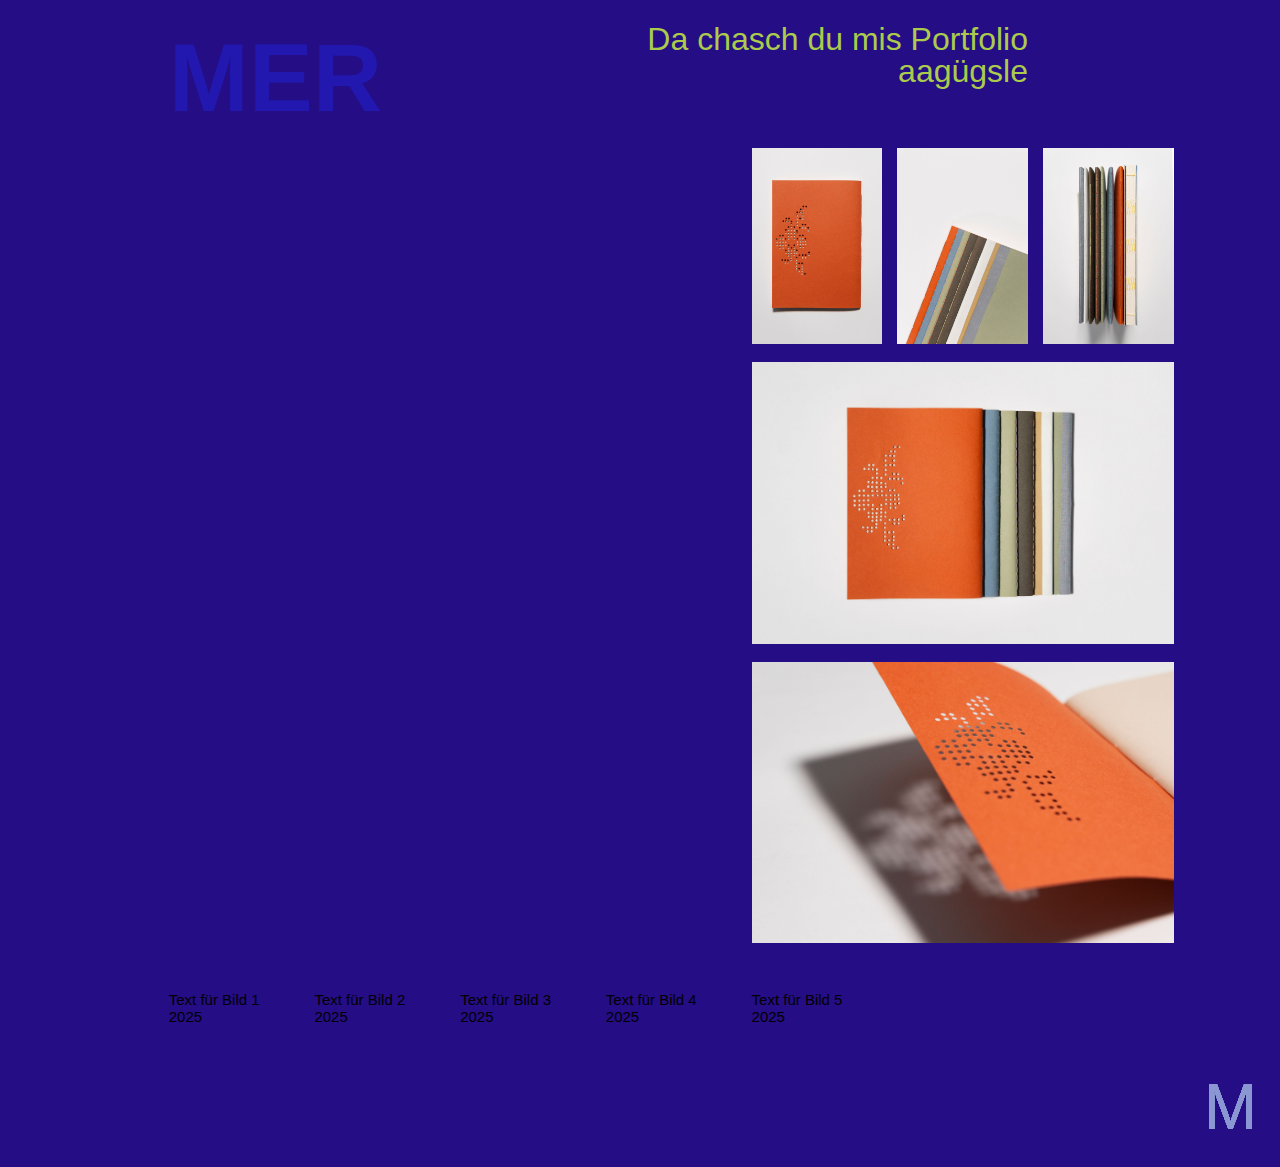
<file: index_v5.html>
<!DOCTYPE html>
<html lang="en">

  <head>
    <meta charset="UTF-8" />
    <meta name="viewport" content="width=device-width, initial-scale=1.0" />
    <meta name="author" content="DEIN NAME HIER EINGEBEN" />
    <meta name="description" content="TEXT FÜR UNTERZEILE IN SUCHMASCHINEN HIER EINGEBEN"/>
    <link rel="stylesheet" href="style_v5.css" />
    <title>TITEL FÜR BROWSERLEISTE EINGEBEN</title>
  </head>
  
  <body>
    <!-- all your content will go here -->
    <div class="grid-container">
      <div class="name">
        <h1>MER</h1>
    </div>
    <div class="bio">
      <p>
        Da chasch du mis Portfolio aagügsle
      </p>
    </div>

    <div class="image-1">
      <img src="data/ID-Meret-1.jpg" />
    </div>

    <div class="image-2">
      <img src="data/ID-Meret-2.jpg" />
    </div>

    <div class="image-3">
      <img src="data/ID-Meret-3.jpg" />
    </div>

    <div class="image-4">
      <img src="data/ID-Meret-4.jpg" />
    </div>

    <div class="image-5">
      <img src="data/ID-Meret-5.jpg" />
    </div>

    <div class="text-1">
      <p>
        Text für Bild 1 <br />
        2025
      </p>
    </div>

    <div class="text-2">
      <p>
        Text für Bild 2 <br />
        2025
      </p>
    </div>

    <div class="text-3">
      <p>
        Text für Bild 3 <br />
        2025
      </p>
    </div>

    <div class="text-4">
      <p>
        Text für Bild 4 <br />
        2025
      </p>
    </div>

    <div class="text-5">
      <p>
        Text für Bild 5 <br />
        2025
      </p> 
    </div>

    <div class="zeichen-1">
      <p>
        M
      </p>
    </div>

    <div class="zeichen-2">
      <p>
        M
      </p>
    </div>

    <div class="zeichen-3">
      <p>
        M
      </p>
    </div>

    <div class="zeichen-4">
      <p>
        M
      </p>
    </div>

    <div class="zeichen-5">
      <p>
        M
      </p>
    </div>

    <div class="zeichen-6">
      <p>
        M
      </p>
    </div>

    <div class="zeichen-7">
      <p>
        M
      </p>
    </div>

    <div class="zeichen-8">
      <p>
        M
      </p>
    </div>

    <div class="zeichen-9">
      <p>
        M
      </p>
    </div>

    <div class="zeichen-10">
      <p>
        M
      </p>
    </div>

    <div class="zeichen-11">
      <p>
        M
      </p>
    </div>

    <div class="zeichen-12">
      <p>
        M
      </p>
    </div>


  </div>
 </body> 
</html>
</file>
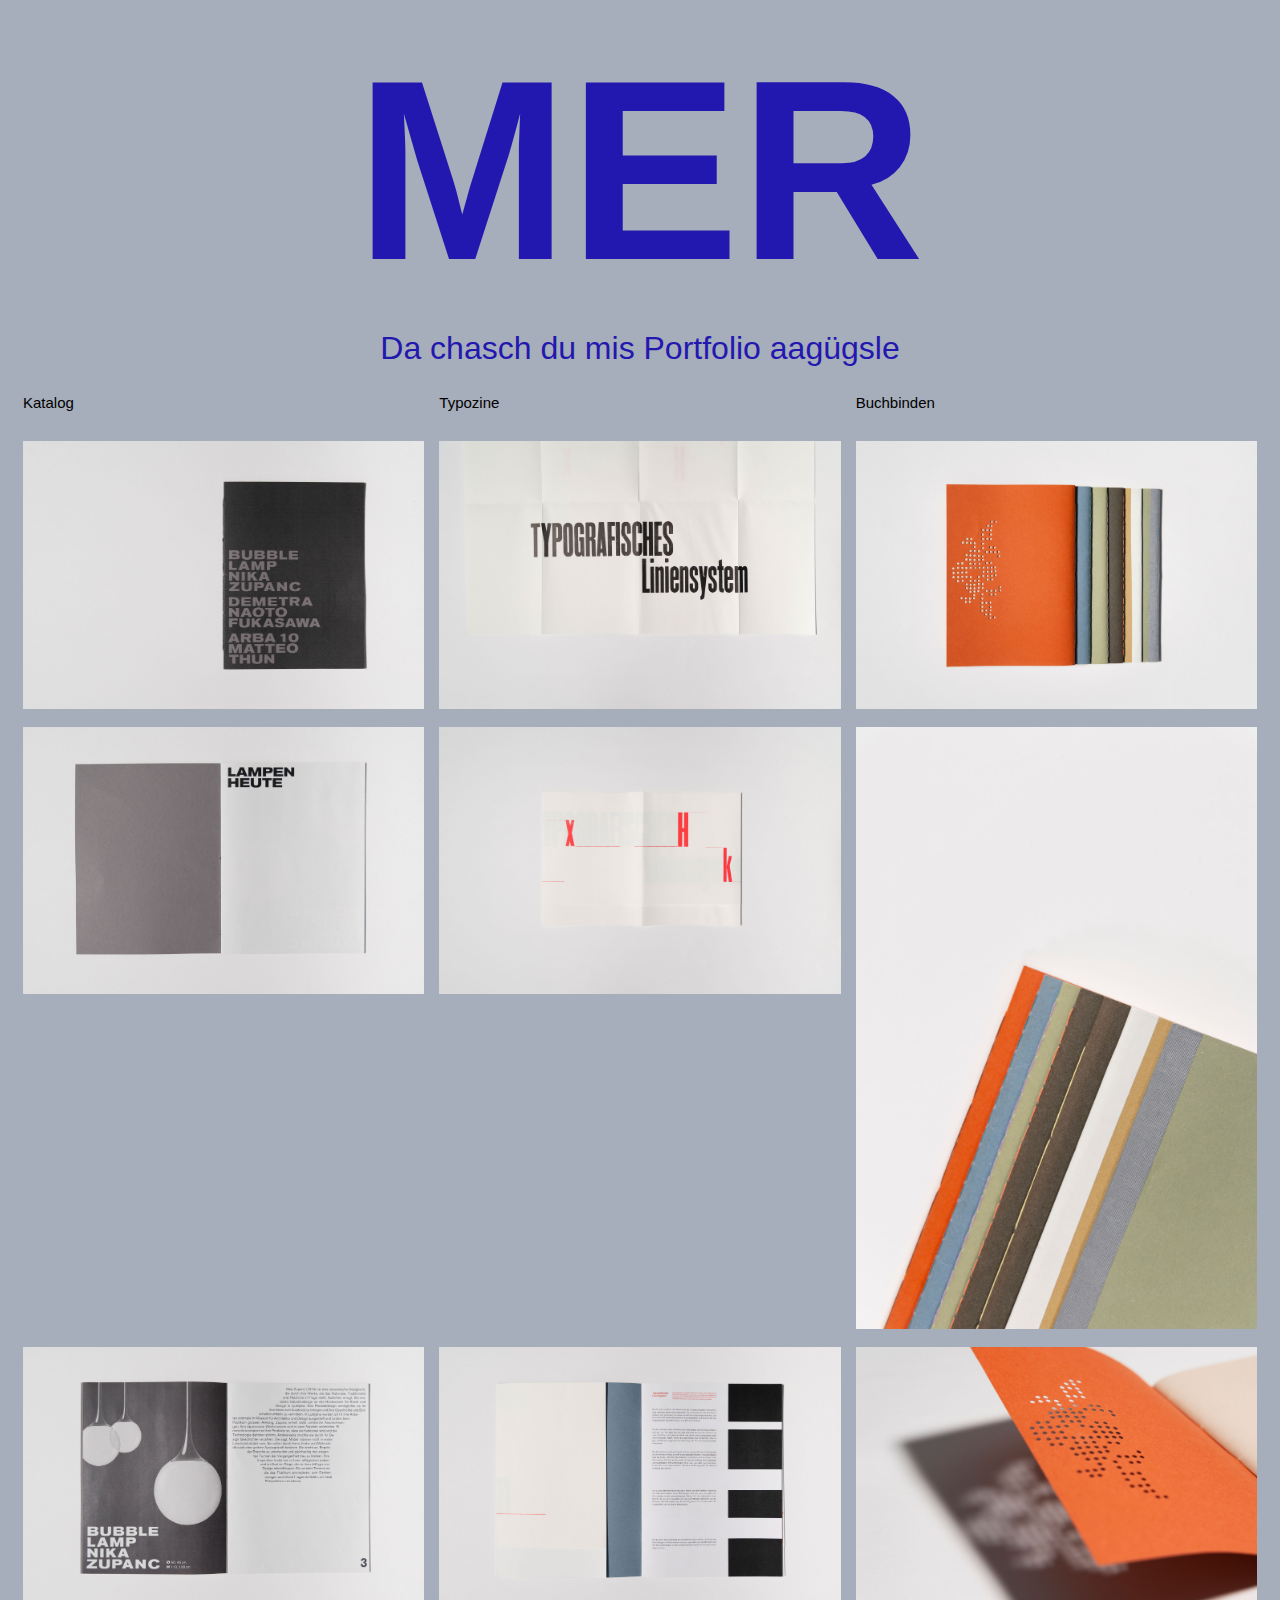
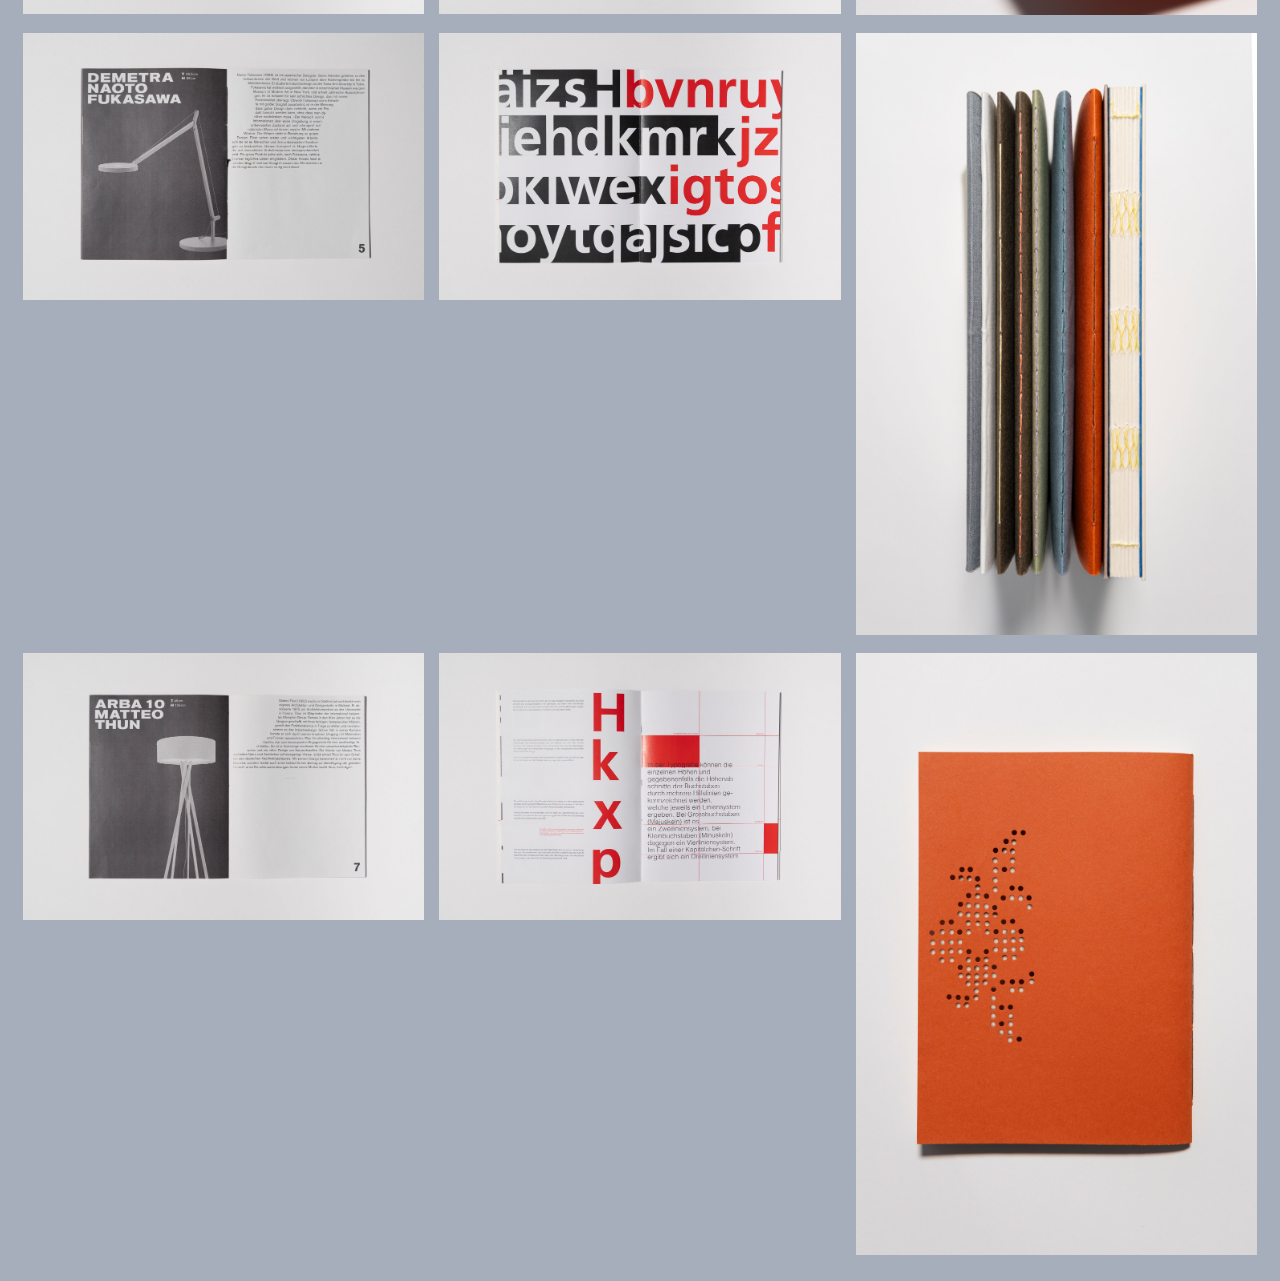
<file: index_v6.html>
<!DOCTYPE html>
<html lang="en">

  <head>
    <meta charset="UTF-8" />
    <meta name="viewport" content="width=device-width, initial-scale=1.0" />
    <meta name="author" content="DEIN NAME HIER EINGEBEN" />
    <meta name="description" content="TEXT FÜR UNTERZEILE IN SUCHMASCHINEN HIER EINGEBEN"/>
    <link rel="stylesheet" href="style_v6.css" />
    <title>TITEL FÜR BROWSERLEISTE EINGEBEN</title>
  </head>
  
  <body>
    <!-- all your content will go here -->
    <div class="grid-container">
      <div class="name">
        <h1>MER</h1>
    </div>
    <div class="bio">
      <p>
        Da chasch du mis Portfolio aagügsle
      </p>
    </div>

    <div class="image-1">
      <img src="data/ID-Meret-1.jpg" />
    </div>

    <div class="image-2">
      <img src="data/ID-Meret-2.jpg" />
    </div>

    <div class="image-3">
      <img src="data/ID-Meret-3.jpg" />
    </div>

    <div class="image-4">
      <img src="data/ID-Meret-4.jpg" />
    </div>

    <div class="image-5">
      <img src="data/ID-Meret-5.jpg" />
    </div>

        <div class="image-6">
      <img src="data/ID-Meret-8.jpg" />
    </div>

    <div class="image-7">
      <img src="data/ID-Meret-10.jpg" />
    </div>

    <div class="image-8">
      <img src="data/ID-Meret-12.jpg" />
    </div>

    <div class="image-9">
      <img src="data/ID-Meret-14.jpg" />
    </div>

    <div class="image-10">
      <img src="data/ID-Meret-13.jpg" />
    </div>

    <div class="image-11">
      <img src="data/ID-Meret-24.jpg" />
    </div>

    <div class="image-12">
      <img src="data/ID-Meret-25.jpg" />
    </div>

    <div class="image-13">
      <img src="data/ID-Meret-26.jpg" />
    </div>

    <div class="image-14">
      <img src="data/ID-Meret-27.jpg" />
    </div>

    <div class="image-15">
      <img src="data/ID-Meret-28.jpg" />
    </div>

    <div class="text-1">
      <p>
        Katalog
      </p>
    </div>

    <div class="text-2">
      <p>
        Typozine
        
      </p>
    </div>

    <div class="text-3">
      <p>
        Buchbinden
      </p>
    </div>

    <!-- <div class="text-4">
      <p>
        Text für Bild 4 <br />
        2025
      </p>
    </div>

    <div class="text-5">
      <p>
        Text für Bild 5 <br />
        2025
      </p> 
    </div> -->

    <!-- <div class="zeichen-1">
      <p>
        M
      </p>
    </div>

    <div class="zeichen-2">
      <p>
        M
      </p>
    </div>

    <div class="zeichen-3">
      <p>
        M
      </p>
    </div>

    <div class="zeichen-4">
      <p>
        M
      </p>
    </div>

    <div class="zeichen-5">
      <p>
        M
      </p>
    </div>

    <div class="zeichen-6">
      <p>
        M
      </p>
    </div>

    <div class="zeichen-7">
      <p>
        M
      </p>
    </div>

    <div class="zeichen-8">
      <p>
        M
      </p>
    </div>

    <div class="zeichen-9">
      <p>
        M
      </p>
    </div>

    <div class="zeichen-10">
      <p>
        M
      </p>
    </div>

    <div class="zeichen-11">
      <p>
        M
      </p>
    </div>

    <div class="zeichen-12">
      <p>
        M
      </p>
    </div> -->


  </div>
 </body> 
</html>
</file>
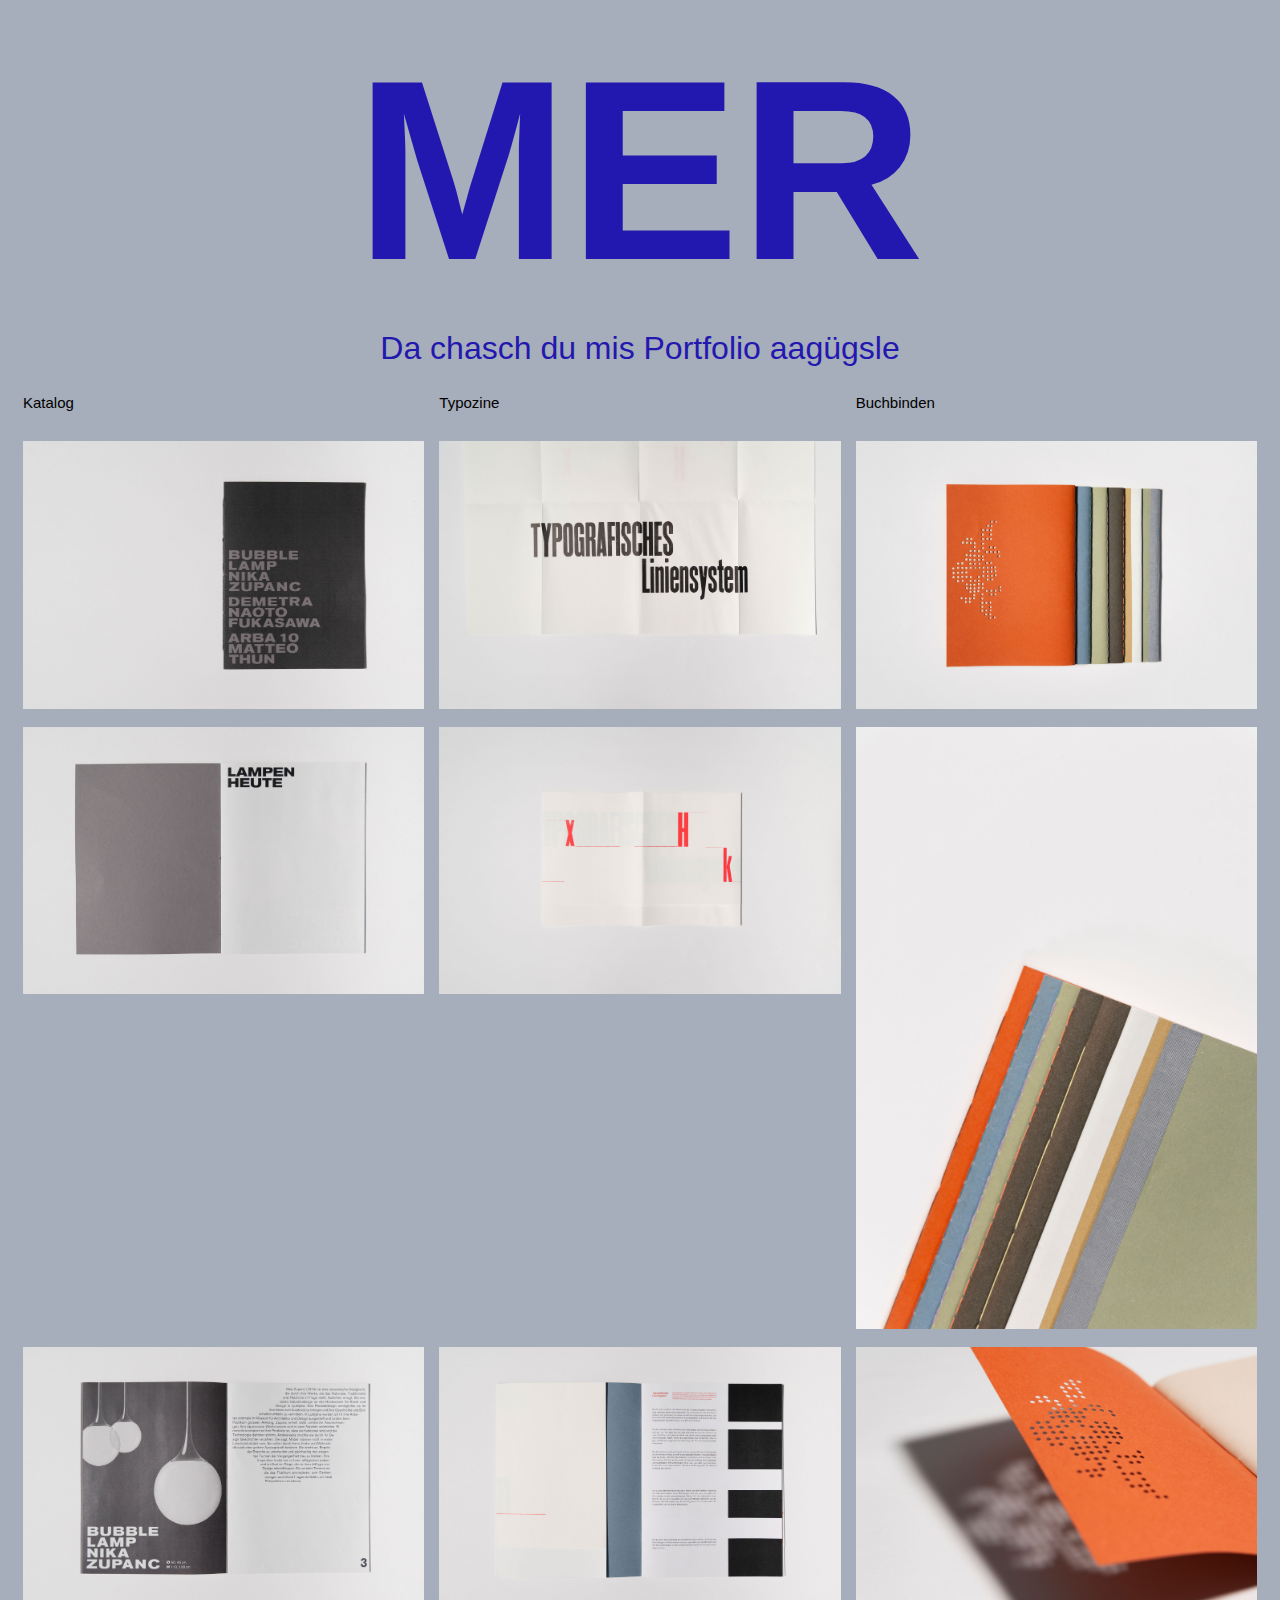
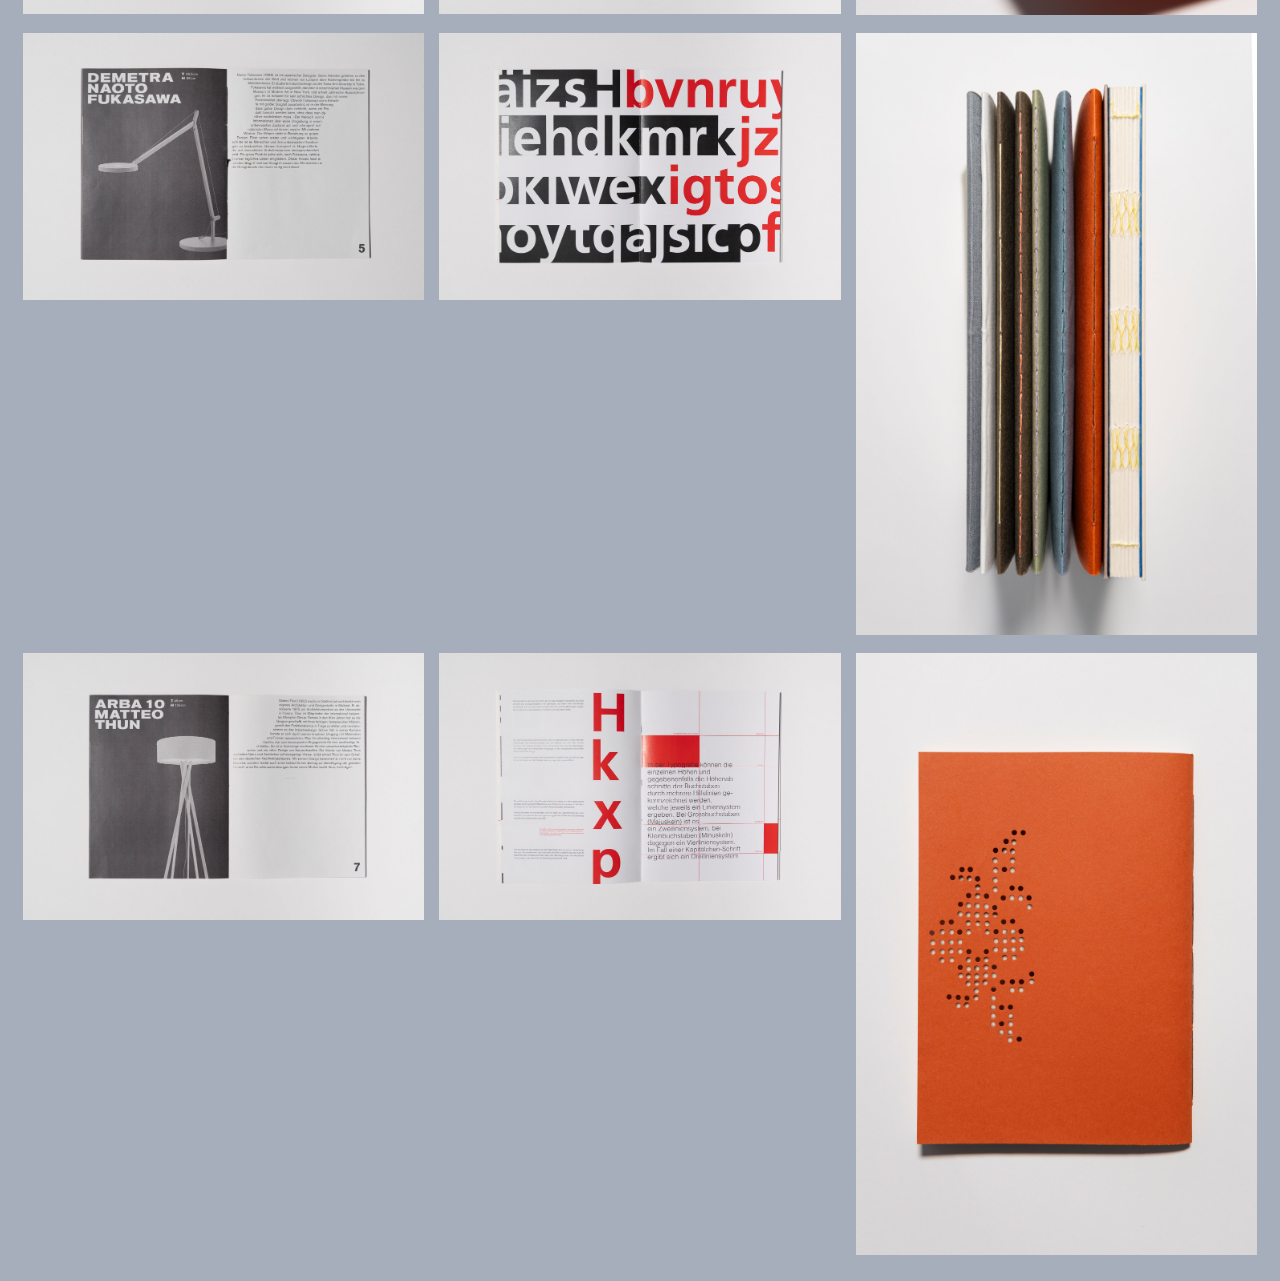
<file: index_v7.html>
<!DOCTYPE html>
<html lang="en">

  <head>
    <meta charset="UTF-8" />
    <meta name="viewport" content="width=device-width, initial-scale=1.0" />
    <meta name="author" content="DEIN NAME HIER EINGEBEN" />
    <meta name="description" content="TEXT FÜR UNTERZEILE IN SUCHMASCHINEN HIER EINGEBEN"/>
    <link rel="stylesheet" href="style_v7.css" />
    <title>TITEL FÜR BROWSERLEISTE EINGEBEN</title>
  </head>
  
  <body>
    <!-- all your content will go here -->
    <div class="grid-container">
      <div class="name">
        <h1>MER</h1>
    </div>
    <div class="bio">
      <p>
        Da chasch du mis Portfolio aagügsle
      </p>
    </div>

    <div class="image-1">
      <img src="data/ID-Meret-1.jpg" />
    </div>

    <div class="image-2">
      <img src="data/ID-Meret-2.jpg" />
    </div>

    <div class="image-3">
      <img src="data/ID-Meret-3.jpg" />
    </div>

    <div class="image-4">
      <img src="data/ID-Meret-4.jpg" />
    </div>

    <div class="image-5">
      <img src="data/ID-Meret-5.jpg" />
    </div>

        <div class="image-6">
      <img src="data/ID-Meret-8.jpg" />
    </div>

    <div class="image-7">
      <img src="data/ID-Meret-10.jpg" />
    </div>

    <div class="image-8">
      <img src="data/ID-Meret-12.jpg" />
    </div>

    <div class="image-9">
      <img src="data/ID-Meret-14.jpg" />
    </div>

    <div class="image-10">
      <img src="data/ID-Meret-13.jpg" />
    </div>

    <div class="image-11">
      <img src="data/ID-Meret-24.jpg" />
    </div>

    <div class="image-12">
      <img src="data/ID-Meret-25.jpg" />
    </div>

    <div class="image-13">
      <img src="data/ID-Meret-26.jpg" />
    </div>

    <div class="image-14">
      <img src="data/ID-Meret-27.jpg" />
    </div>

    <div class="image-15">
      <img src="data/ID-Meret-28.jpg" />
    </div>

    <div class="text-1">
      <p>
        Katalog
      </p>
    </div>

    <div class="text-2">
      <p>
        Typozine
        
      </p>
    </div>

    <div class="text-3">
      <p>
        Buchbinden
      </p>
    </div>

    <!-- <div class="text-4">
      <p>
        Text für Bild 4 <br />
        2025
      </p>
    </div>

    <div class="text-5">
      <p>
        Text für Bild 5 <br />
        2025
      </p> 
    </div> -->

    <!-- <div class="zeichen-1">
      <p>
        M
      </p>
    </div>

    <div class="zeichen-2">
      <p>
        M
      </p>
    </div>

    <div class="zeichen-3">
      <p>
        M
      </p>
    </div>

    <div class="zeichen-4">
      <p>
        M
      </p>
    </div>

    <div class="zeichen-5">
      <p>
        M
      </p>
    </div>

    <div class="zeichen-6">
      <p>
        M
      </p>
    </div>

    <div class="zeichen-7">
      <p>
        M
      </p>
    </div>

    <div class="zeichen-8">
      <p>
        M
      </p>
    </div>

    <div class="zeichen-9">
      <p>
        M
      </p>
    </div>

    <div class="zeichen-10">
      <p>
        M
      </p>
    </div>

    <div class="zeichen-11">
      <p>
        M
      </p>
    </div>

    <div class="zeichen-12">
      <p>
        M
      </p>
    </div> -->


  </div>
 </body> 
</html>
</file>
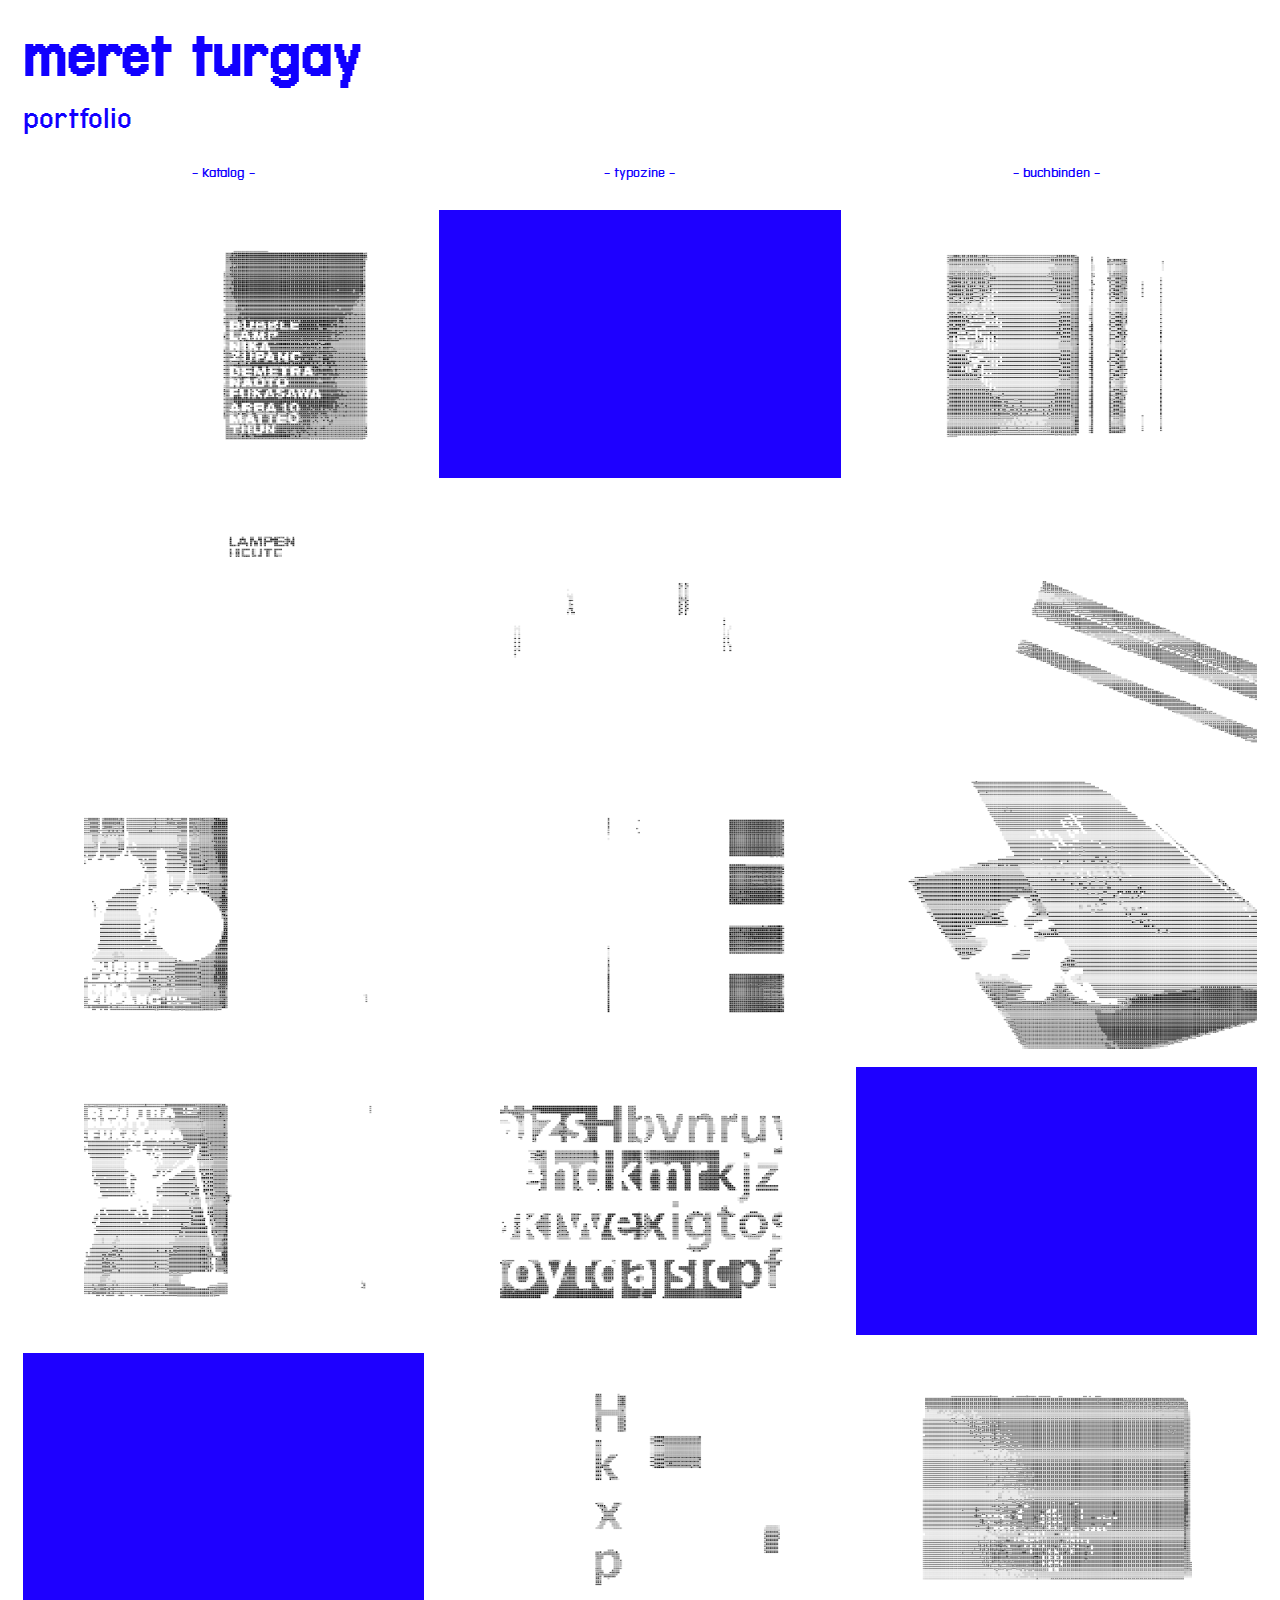
<file: index_v8.html>
<!DOCTYPE html>
<html lang="en">

  <head>
    <meta charset="UTF-8" />
    <meta name="viewport" content="width=device-width, initial-scale=1.0" />
    <meta name="author" content="DEIN NAME HIER EINGEBEN" />
    <meta name="description" content="TEXT FÜR UNTERZEILE IN SUCHMASCHINEN HIER EINGEBEN"/>
    <link rel="stylesheet" href="style_v8.css" />
    <title>TITEL FÜR BROWSERLEISTE EINGEBEN</title>
  </head>
  
  <body>
    <!-- all your content will go here -->
    <div class="grid-container">
      <div class="name">
        <h1>meret turgay</h1>
    </div>
    <div class="bio">
      <p>
       portfolio 
      </p>
    </div>

    <div class="image-1">
      <img src="data/filter/[t×6s]_[660d3d10-f36b-466a-827e-222711187f3e]_2026-01-19_15-13-16.png" class="a" />
      <img src="data/ID-Meret-1.jpg" class="b" />
    </div>

    <div class="image-2">
      <img src="data/filter/[t×6s]_[b64ff056-5106-45f4-bdd2-333593bc069f]_2026-01-19_15-13-28.png" class="a" />
      <img src="data/ID-Meret-2.jpg" class="b" />
    </div>

    <div class="image-3">
      <img src="data/filter/[t×6s]_[e171ba50-80be-46aa-933a-cd640efffffb]_2026-01-19_15-13-36.png" class="a" />
      <img src="data/ID-Meret-3.jpg" class="b" />
    </div>

    <div class="image-4">
      <img src="data/filter/[t×6s]_[ba0b6675-ed73-4c92-bee7-ebdc268c1e00]_2026-01-19_15-13-47.png" class="a" />
      <img src="data/ID-Meret-4.jpg" class="b" />
    </div>

    <div class="image-5">
      <img src="data/ID-Meret-blau.jpg" class="a" />
      <img src="data/ID-Meret-5.jpg" class="b" />
    </div>

    <div class="image-6">
      <img src="data/ID-Meret-blau.jpg" class="a" />
      <img src="data/ID-Meret-8.jpg"  class="b"/>
    </div>

    <div class="image-7">
      <img src="data/filter/[t×6s]_[54af7078-a536-4233-bdca-4c31effc983a]_2026-01-19_15-14-01.png" class="a" />
      <img src="data/ID-Meret-10.jpg" class="b" />
    </div>

    <div class="image-8">
      <img src="data/filter/[t×6s]_[c106f96d-0289-455c-b7f5-e56d8b8c378f]_2026-01-19_15-14-22.png" class="a" />
      <img src="data/ID-Meret-12.jpg" class="b" />
    </div>

    <div class="image-9">
      <img src="data/filter/[t×6s]_[3a15d924-272a-4286-921f-24018f0f8f30]_2026-01-19_15-14-32.png" class="a" />
      <img src="data/ID-Meret-14.jpg" class="b" />
    </div>

    <div class="image-10">
      <img src="data/filter/[t×6s]_[313b681c-2615-4aa1-87f0-8bfef40e7ed3]_2026-01-19_15-14-38.png" class="a" />
      <img src="data/ID-Meret-13.jpg" class="b" />
    </div>

    <div class="image-11">
      <img src="data/filter/[t×6s]_[48b17a6e-4085-4969-bb6c-0fb7316104f9]_2026-01-19_15-16-52.png" class="a" />
      <img src="data/ID-Meret-24.jpg" class="b" />
    </div>

    <div class="image-12">
      <img src="data/filter/[t×6s]_[436d4c08-2add-4a83-973f-0afe1a5e50ba]_2026-01-19_15-16-59.png" class="a" />
      <img src="data/ID-Meret-25.jpg" class="b" />
    </div>

    <div class="image-13">
      <img src="data/filter/[t×6s]_[106dc67a-aae0-4b04-a421-dd8b55357f85]_2026-01-19_15-17-08.png" class="a" />
      <img src="data/ID-Meret-26.jpg" class="b" />
    </div>

    <div class="image-14">
      <img src="data/filter/[t×6s]_[228d82ef-985e-4359-9613-3f9d8347d36e]_2026-01-19_15-17-17.png" class="a" />
      <img src="data/ID-Meret-27.jpg" class="b" />
    </div>

    <div class="image-15">
      <img src="data/ID-Meret-blau.jpg" class="a" />
      <img src="data/ID-Meret-28.jpg" class="b" />
    </div>

    <div class="text-1">
      <p>
        - katalog - 
      </p>
    </div>

    <div class="text-2">

      <p>
        - typozine - 
        
      </p>
    </div>

    <div class="text-3">
      <p>
        - buchbinden - 
      </p>
    </div>

    <!-- <div class="text-4">
      <p>
        Text für Bild 4 <br />
        2025
      </p>
    </div>

    <div class="text-5">
      <p>
        Text für Bild 5 <br />
        2025
      </p> 
    </div> -->

    <!-- <div class="zeichen-1">
      <p>
        M
      </p>
    </div>

    <div class="zeichen-2">
      <p>
        M
      </p>
    </div>

    <div class="zeichen-3">
      <p>
        M
      </p>
    </div>

    <div class="zeichen-4">
      <p>
        M
      </p>
    </div>

    <div class="zeichen-5">
      <p>
        M
      </p>
    </div>

    <div class="zeichen-6">
      <p>
        M
      </p>
    </div>

    <div class="zeichen-7">
      <p>
        M
      </p>
    </div>

    <div class="zeichen-8">
      <p>
        M
      </p>
    </div>

    <div class="zeichen-9">
      <p>
        M
      </p>
    </div>

    <div class="zeichen-10">
      <p>
        M
      </p>
    </div>

    <div class="zeichen-11">
      <p>
        M
      </p>
    </div>

    <div class="zeichen-12">
      <p>
        M
      </p>
    </div> -->


  </div>
 </body> 
</html>
</file>
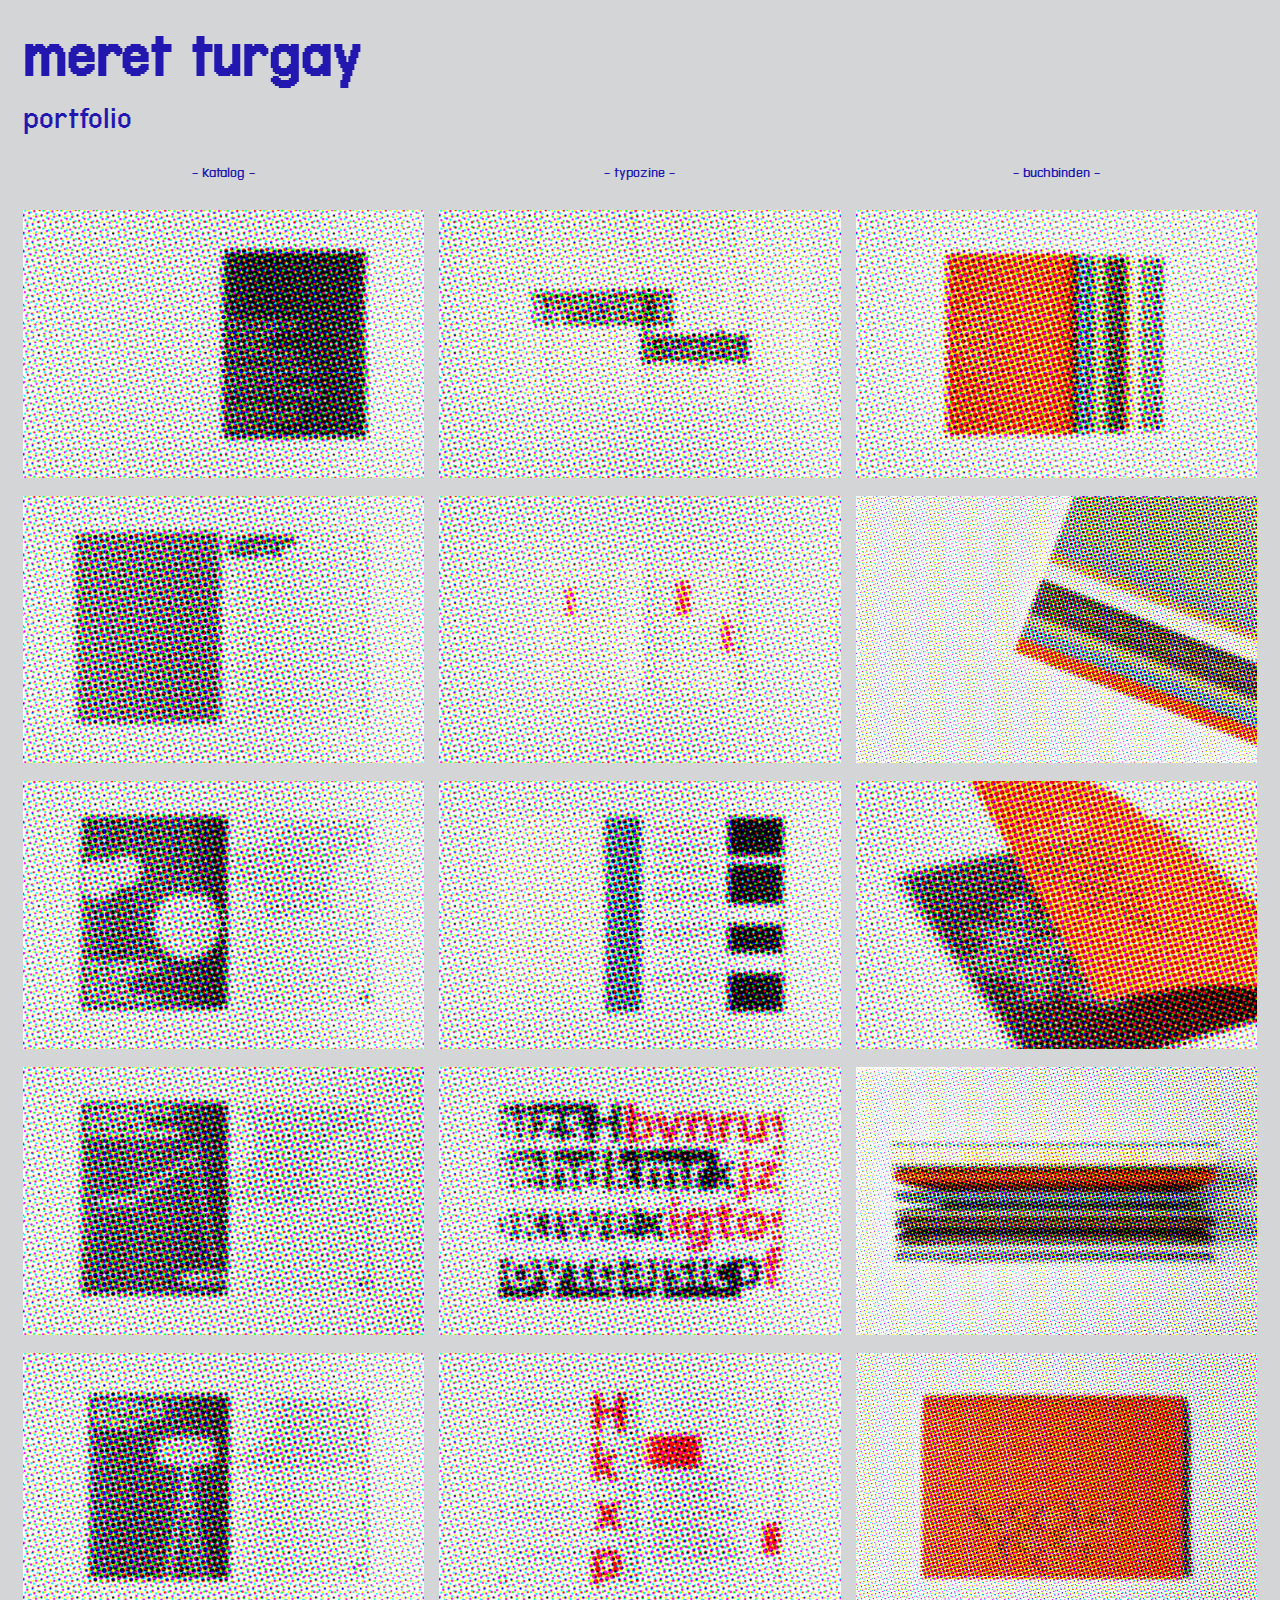
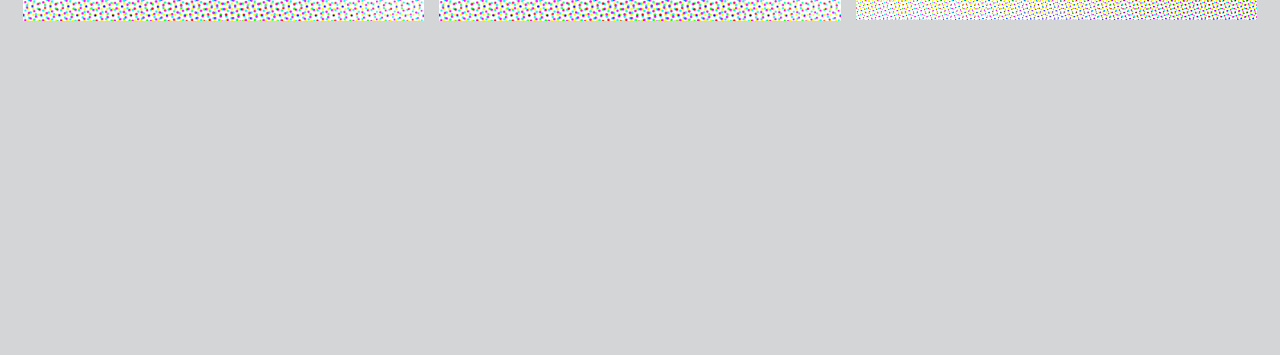
<file: index_v9.html>
<!DOCTYPE html>
<html lang="en">

  <head>
    <meta charset="UTF-8" />
    <meta name="viewport" content="width=device-width, initial-scale=1.0" />
    <meta name="author" content="DEIN NAME HIER EINGEBEN" />
    <meta name="description" content="TEXT FÜR UNTERZEILE IN SUCHMASCHINEN HIER EINGEBEN"/>
    <link rel="stylesheet" href="style_v9.css" />
    <title>TITEL FÜR BROWSERLEISTE EINGEBEN</title>
  </head>
  
  <body>
    <!-- all your content will go here -->
    <div class="grid-container">
      <div class="name">
        <h1>meret turgay</h1>
    </div>
    <div class="bio">
      <p>
       portfolio 
      </p>
    </div>

    <div class="image-1">
      <img src="data/Farbraster/FR-Meret-1.jpg" class="a" />
      <img src="data/ID-Meret-1.jpg" class="b" />
    </div>

    <div class="image-2">
      <img src="data/Farbraster/FR-Meret-2.jpg" class="a" />
      <img src="data/ID-Meret-2.jpg" class="b" />
    </div>

    <div class="image-3">
      <img src="data/Farbraster/FR-Meret-3.jpg" class="a" />
      <img src="data/ID-Meret-3.jpg" class="b" />
    </div>

    <div class="image-4">
      <img src="data/Farbraster/FR-Meret-4.jpg" class="a" />
      <img src="data/ID-Meret-4.jpg" class="b" />
    </div>

    <div class="image-5">
      <img src="data/Farbraster/FR-Meret-5.jpg" class="a" />
      <img src="data/ID-Meret-5.jpg" class="b" />
    </div>

    <div class="image-6">
      <img src="data/Farbraster/FR-Meret-8.jpg" class="a" />
      <img src="data/ID-Meret-8.jpg"  class="b"/>
    </div>

    <div class="image-7">
      <img src="data/Farbraster/FR-Meret-10.jpg" class="a" />
      <img src="data/ID-Meret-10.jpg" class="b" />
    </div>

    <div class="image-8">
      <img src="data/Farbraster/FR-Meret-12.jpg" class="a" />
      <img src="data/ID-Meret-12.jpg" class="b" />
    </div>

    <div class="image-9">
      <img src="data/Farbraster/FR-Meret-14.jpg" class="a" />
      <img src="data/ID-Meret-14.jpg" class="b" />
    </div>

    <div class="image-10">
      <img src="data/Farbraster/FR-Meret-13.jpg" class="a" />
      <img src="data/ID-Meret-13.jpg" class="b" />
    </div>

    <div class="image-11">
      <img src="data/Farbraster/FR-Meret-24.jpg" class="a" />
      <img src="data/ID-Meret-24.jpg" class="b" />
    </div>

    <div class="image-12">
      <img src="data/Farbraster/FR-Meret-25.jpg" class="a" />
      <img src="data/ID-Meret-25.jpg" class="b" />
    </div>

    <div class="image-13">
      <img src="data/Farbraster/FR-Meret-26.jpg" class="a" />
      <img src="data/ID-Meret-26.jpg" class="b" />
    </div>

    <div class="image-14">
      <img src="data/Farbraster/FR-Meret-27.jpg" class="a" />
      <img src="data/ID-Meret-27.jpg" class="b" />
    </div>

    <div class="image-15">
      <img src="data/Farbraster/FR-Meret-28.jpg" class="a" />
      <img src="data/ID-Meret-28.jpg" class="b" />
    </div>

    <div class="text-1">
      <p>
        - katalog - 
      </p>
    </div>

    <div class="text-2">

      <p>
        - typozine - 
        
      </p>
    </div>

    <div class="text-3">
      <p>
        - buchbinden - 
      </p>
    </div>

    <!-- <div class="text-4">
      <p>
        Text für Bild 4 <br />
        2025
      </p>
    </div>

    <div class="text-5">
      <p>
        Text für Bild 5 <br />
        2025
      </p> 
    </div> -->

    <!-- <div class="zeichen-1">
      <p>
        M
      </p>
    </div>

    <div class="zeichen-2">
      <p>
        M
      </p>
    </div>

    <div class="zeichen-3">
      <p>
        M
      </p>
    </div>

    <div class="zeichen-4">
      <p>
        M
      </p>
    </div>

    <div class="zeichen-5">
      <p>
        M
      </p>
    </div>

    <div class="zeichen-6">
      <p>
        M
      </p>
    </div>

    <div class="zeichen-7">
      <p>
        M
      </p>
    </div>

    <div class="zeichen-8">
      <p>
        M
      </p>
    </div>

    <div class="zeichen-9">
      <p>
        M
      </p>
    </div>

    <div class="zeichen-10">
      <p>
        M
      </p>
    </div>

    <div class="zeichen-11">
      <p>
        M
      </p>
    </div>

    <div class="zeichen-12">
      <p>
        M
      </p>
    </div> -->


  </div>
 </body> 
</html>
</file>
<file: style.css>
@font-face {
    font-family:"terminal-grotesque-webfont";
    src: url("fonts/terminal-grotesque-webfont.woff2") format("woff2");
}

@font-face {
    font-family:"terminal-grotesque-webfont";
    src: url("fonts/terminal-grotesque-webfont.woff2") format("woff2");
}

body {
    background-color: rgb(212, 213, 214);
    font-family: "terminal-grotesque-webfont", sans-serif;
    font-size: 15px;
}

a {
    color: inherit;
    text-decoration: none;
    margin-bottom: 300px;
}

a:active {
  color: rgb(255, 249, 185);       
}

img {
    max-width: 100%;
    height: 100%;
    object-fit: cover;
}

p {
    margin: 0;
}

.grid-container{
    display: grid;
    padding: 15px 15px 15px 15px;
    gap: 15px;
    grid-template-columns: 1fr 1fr 1fr 1fr 1fr 1fr 1fr 1fr 1fr;
    grid-template-areas:
    "name name name bio bio bio text-4 text-4 text-4"
    "text-1 text-1 text-1 text-2 text-2 text-2 text-3 text-3 text-3"
    "image-11 image-11 image-11 image-6 image-6 image-6 image-1 image-1 image-1"
    "image-12 image-12 image-12 image-7 image-7 image-7 image-4 image-4 image-4" 
    "image-13 image-13 image-13 image-8 image-8 image-8 image-2 image-2 image-2"
    "image-14 image-14 image-14 image-9 image-9 image-9 image-5 image-5 image-5"
    "image-15 image-15 image-15 image-10 image-10 image-10 image-3 image-3 image-3"
    "text-5 text-5 text-5 text-6 text-6 text-6 text-7 text-7 text-7"
    "text-8 text-8 text-8 text-9 text-9 text-9 text-10 text-10 text-10"
    "text-11 text-11 text-11 text-11 text-11 text-11 text-11 text-11 text-11"
    "text-12 text-12 text-12 text-12 text-12 text-12 text-12 text-12 text-12"
}

.name {
    grid-area: name;
    position: relative;
    top: -10px;
    z-index: 1;
}

.name h1 {
    color:  rgb(34, 24, 175);
    font-family: "terminal-grotesque-webfont", sans-serif;
    font-size: 3rem;
    margin: 0;
    text-align: left;
}

.name h1:hover {
    color: rgb(234, 234, 234);
}

.bio {
    grid-area: bio;
}

.bio p {
    color: rgb(34, 24, 175);
    font-size: 1.5rem;
    line-height: 1;
    text-align:left;
    margin:0;
    margin-bottom: 300px;
}


.image-1 {
    grid-area: image-1;
    position: relative;
}

.image-1 .b {
    position: absolute;
    top: 0;
    left: 0;
    opacity: 0;
}

.image-1:hover .a {
    opacity: 0;
}

.image-1:hover .b {
    opacity: 1;
}

.image-2 {
    grid-area: image-2;
    position: relative;
}

.image-2 .b {
    position: absolute;
    top: 0;
    left: 0;
    opacity: 0;
}

.image-2:hover .a {
    opacity: 0;
}

.image-2:hover .b {
    opacity: 1;
}

.image-3 {
    grid-area: image-3;
    position: relative;
}

.image-3 .b {
    position: absolute;
    top: 0;
    left: 0;
    opacity: 0;
}

.image-3:hover .a {
    opacity: 0;
}

.image-3:hover .b {
    opacity: 1;
}

.image-4 {
    grid-area: image-4;
    position: relative;
}

.image-4 .b {
    position: absolute;
    top: 0;
    left: 0;
    opacity: 0;
}

.image-4:hover .a {
    opacity: 0;
}

.image-4:hover .b {
    opacity: 1;
}

.image-5 {
    grid-area: image-5;
    position: relative;
}

.image-5 .b {
    position: absolute;
    top: 0;
    left: 0;
    opacity: 0;
}

.image-5:hover .a {
    opacity: 0;
}

.image-5:hover .b {
    opacity: 1;
}

.image-6 {
    grid-area: image-6;
    position: relative;
}

.image-6 .b {
    position: absolute;
    top: 0;
    left: 0;
    opacity: 0;
}

.image-6:hover .a {
    opacity: 0;
}

.image-6:hover .b {
    opacity: 1;
}

.image-7 {
    grid-area: image-7;
    position: relative;
}

.image-7 .b {
    position: absolute;
    top: 0;
    left: 0;
    opacity: 0;
}

.image-7:hover .a {
    opacity: 0;
}

.image-7:hover .b {
    opacity: 1;
}

.image-8 {
    grid-area: image-8;
    position: relative;
}

.image-8 .b {
    position: absolute;
    top: 0;
    left: 0;
    opacity: 0;
}

.image-8:hover .a {
    opacity: 0;
}

.image-8:hover .b {
    opacity: 1;
}

.image-9 {
    grid-area: image-9;
    position: relative;
}

.image-9 .b {
    position: absolute;
    top: 0;
    left: 0;
    opacity: 0;
}

.image-9:hover .a {
    opacity: 0;
}

.image-9:hover .b {
    opacity: 1;
}

.image-10 {
    grid-area: image-10;
    position: relative;
}

.image-10 .b {
    position: absolute;
    top: 0;
    left: 0;
    opacity: 0;
}

.image-10:hover .a {
    opacity: 0;
}

.image-10:hover .b {
    opacity: 1;
}

.image-11 {
    grid-area: image-11;
    position: relative;
}

.image-11 .b {
    position: absolute;
    top: 0;
    left: 0;
    opacity: 0;
}

.image-11:hover .a {
    opacity: 0;
}

.image-11:hover .b {
    opacity: 1;
}

.image-12 {
    grid-area: image-12;
    position: relative;
}

.image-12 .b {
    position: absolute;
    top: 0;
    left: 0;
    opacity: 0;
}

.image-12:hover .a {
    opacity: 0;
}

.image-12:hover .b {
    opacity: 1;
}

.image-13 {
    grid-area: image-13;
    position: relative;
}

.image-13 .b {
    position: absolute;
    top: 0;
    left: 0;
    opacity: 0;
}

.image-13:hover .a {
    opacity: 0;
}

.image-13:hover .b {
    opacity: 1;
}

.image-14 {
    grid-area: image-14;
    position: relative;
}

.image-14 .b {
    position: absolute;
    top: 0;
    left: 0;
    opacity: 0;
}

.image-14:hover .a {
    opacity: 0;
}

.image-14:hover .b {
    opacity: 1;
}

.image-15 {
    grid-area: image-15;
    position: relative;
}

.image-15 .b {
    position: absolute;
    top: 0;
    left: 0;
    opacity: 0;
}

.image-15:hover .a {
    opacity: 0;
}

.image-15:hover .b {
    opacity: 1;
}


.text-1 {
    grid-area: text-1;
    color: rgb(34, 24, 175);
    text-align: center;
}

.text-2 {
    grid-area: text-2;
    color: rgb(34, 24, 175);
    text-align: center;
}

.text-3 {
    grid-area: text-3;
    color: rgb(34, 24, 175);
    text-align: center;
}

.text-4 {
    grid-area: text-4;
    font-size: 1.5rem;
    color: rgb(34, 24, 175);
    text-align:left;
}

.text-4 p {
    margin: 0;
}

.text-5 {
    grid-area: text-5;
    font-size: 1.5rem;
    color: rgb(34, 24, 175);
    text-align:left;
}

.text-6 {
    grid-area: text-6;
    font-size: 1.5rem;
    color: rgb(34, 24, 175);
    text-align:left;
}

.text-7 {
    grid-area: text-7;
    font-size: 1.5rem;
    color: rgb(34, 24, 175);
    text-align:left;
}
.text-8 {
    grid-area: text-8;
    font-size: 7rem;
    color: rgb(34, 24, 175);
    text-align:center;
    margin-bottom: 100px;
}

.text-9 {
    grid-area: text-9;
    font-size: 7rem;
    color: rgb(34, 24, 175);
    text-align:center;
    margin-bottom: 100px;
}

.text-10 {
    grid-area: text-10;
    font-size: 7rem;
    color: rgb(34, 24, 175);
    text-align:center;
    margin-bottom: 100px;
}

.text-8 p {
    transition: transform 2s ease;
}

.text-8 p:hover {
    transform: rotate(720deg);
}

.text-9 p {
    transition: transform 2s ease;
}

.text-9 p:hover {
    transform: rotate(720deg);
}

.text-10 p {
    transition: transform 2s ease;
}

.text-10 p:hover {
    transform: rotate(720deg);
}

.text-11 {
    grid-area: text-11;
    /* background-color: rgb(255, 249, 185); */
    font-size: 6rem;
    color: rgb(34, 24, 175);
    text-align:left;
    margin-bottom: 100px;
}

.text-12 {
    grid-area: text-12;
    font-size: 3rem;
    color: rgb(34, 24, 175);
    margin-top: -50px;

}

.text-12 p:hover {
    color: rgb(234, 234, 234);
}
</file>
<file: style_v1.css>
img {
    max-width: 100%;
    height: auto;
}
.grid-container{
    display: grid;
    padding: 15px 15px 15px 15px;
    gap: 15px;
    grid-template-columns: 1fr 1fr 1fr 1fr;
    grid-template-areas:
    "name name name bio"
    "image-1 image-1 image-1 text-1"
    "image-2 image-2 image-2 text-2"
    "image-3 image-3 image-3 text-3"
}

.name {
    grid-area: name;
}

.bio {
    grid-area: bio;
}

.image-1 {
    grid-area: image-1;
}

.image-2 {
    grid-area: image-2;
}

.image-3 {
    grid-area: image-3;
}

.text-1 {
    grid-area: text-1;
}

.text-2 {
    grid-area: text-2;
}

.text-3 {
    grid-area: text-3;
}
</file>
<file: style_v10.css>
@font-face {
    font-family:"terminal-grotesque-webfont";
    src: url("fonts/terminal-grotesque-webfont.woff2") format("woff2");
}

@font-face {
    font-family:"terminal-grotesque-webfont";
    src: url("fonts/terminal-grotesque-webfont.woff2") format("woff2");
}

body {
    background-color: rgb(212, 213, 214);
    font-family: "terminal-grotesque-webfont";
    font-size: 15px;
}

img {
    max-width: 100%;
    height: auto;
}

p {
    margin: 0;
}

.grid-container{
    display: grid;
    padding: 15px 15px 15px 15px;
    gap: 15px;
    grid-template-columns: 1fr 1fr 1fr 1fr 1fr 1fr 1fr 1fr 1fr;
    grid-template-areas:
    "name name name bio bio bio text-4 text-4 text-4"
    "text-1 text-1 text-1 text-2 text-2 text-2 text-3 text-3 text-3"
    "image-11 image-11 image-11 image-6 image-6 image-6 image-1 image-1 image-1"
    "image-12 image-12 image-12 image-7 image-7 image-7 image-4 image-4 image-4" 
    "image-13 image-13 image-13 image-8 image-8 image-8 image-2 image-2 image-2"
    "image-14 image-14 image-14 image-9 image-9 image-9 image-5 image-5 image-5"
    "image-15 image-15 image-15 image-10 image-10 image-10 image-3 image-3 image-3"
    "text-5 text-5 text-5 text-6 text-6 text-6 text-7 text-7 text-7"
    "text-8 text-8 text-8 text-9 text-9 text-9 text-10 text-10 text-10"

}

.name {
    grid-area: name;
    position: relative;
    top: -10px;
    z-index: 1;
}

.name h1 {
    color:  rgb(34, 24, 175);
    font-family: "terminal-grotesque-webfont";
    font-size: 3rem;
    margin: 0;
    text-align: left;
}

.name h1:hover {
    color: rgb(234, 234, 234);
}

.bio {
    grid-area: bio;
}

.bio p {
    color: rgb(34, 24, 175);
    font-size: 1.5rem;
    line-height: 1;
    text-align:left;
    margin: 0;
}


.image-1 {
    grid-area: image-1;
    position: relative;
}

.image-1 .b {
    position: absolute;
    top: 0;
    left: 0;
    opacity: 0;
}

.image-1:hover .a {
    opacity: 0;
}

.image-1:hover .b {
    opacity: 1;
}

.image-2 {
    grid-area: image-2;
    position: relative;
}

.image-2 .b {
    position: absolute;
    top: 0;
    left: 0;
    opacity: 0;
}

.image-2:hover .a {
    opacity: 0;
}

.image-2:hover .b {
    opacity: 1;
}

.image-3 {
    grid-area: image-3;
    position: relative;
}

.image-3 .b {
    position: absolute;
    top: 0;
    left: 0;
    opacity: 0;
}

.image-3:hover .a {
    opacity: 0;
}

.image-3:hover .b {
    opacity: 1;
}

.image-4 {
    grid-area: image-4;
    position: relative;
}

.image-4 .b {
    position: absolute;
    top: 0;
    left: 0;
    opacity: 0;
}

.image-4:hover .a {
    opacity: 0;
}

.image-4:hover .b {
    opacity: 1;
}

.image-5 {
    grid-area: image-5;
    position: relative;
}

.image-5 .b {
    position: absolute;
    top: 0;
    left: 0;
    opacity: 0;
}

.image-5:hover .a {
    opacity: 0;
}

.image-5:hover .b {
    opacity: 1;
}

.image-6 {
    grid-area: image-6;
    position: relative;
}

.image-6 .b {
    position: absolute;
    top: 0;
    left: 0;
    opacity: 0;
}

.image-6:hover .a {
    opacity: 0;
}

.image-6:hover .b {
    opacity: 1;
}

.image-7 {
    grid-area: image-7;
    position: relative;
}

.image-7 .b {
    position: absolute;
    top: 0;
    left: 0;
    opacity: 0;
}

.image-7:hover .a {
    opacity: 0;
}

.image-7:hover .b {
    opacity: 1;
}

.image-8 {
    grid-area: image-8;
    position: relative;
}

.image-8 .b {
    position: absolute;
    top: 0;
    left: 0;
    opacity: 0;
}

.image-8:hover .a {
    opacity: 0;
}

.image-8:hover .b {
    opacity: 1;
}

.image-9 {
    grid-area: image-9;
    position: relative;
}

.image-9 .b {
    position: absolute;
    top: 0;
    left: 0;
    opacity: 0;
}

.image-9:hover .a {
    opacity: 0;
}

.image-9:hover .b {
    opacity: 1;
}

.image-10 {
    grid-area: image-10;
    position: relative;
}

.image-10 .b {
    position: absolute;
    top: 0;
    left: 0;
    opacity: 0;
}

.image-10:hover .a {
    opacity: 0;
}

.image-10:hover .b {
    opacity: 1;
}

.image-11 {
    grid-area: image-11;
    position: relative;
}

.image-11 .b {
    position: absolute;
    top: 0;
    left: 0;
    opacity: 0;
}

.image-11:hover .a {
    opacity: 0;
}

.image-11:hover .b {
    opacity: 1;
}

.image-12 {
    grid-area: image-12;
    position: relative;
}

.image-12 .b {
    position: absolute;
    top: 0;
    left: 0;
    opacity: 0;
}

.image-12:hover .a {
    opacity: 0;
}

.image-12:hover .b {
    opacity: 1;
}

.image-13 {
    grid-area: image-13;
    position: relative;
}

.image-13 .b {
    position: absolute;
    top: 0;
    left: 0;
    opacity: 0;
}

.image-13:hover .a {
    opacity: 0;
}

.image-13:hover .b {
    opacity: 1;
}

.image-14 {
    grid-area: image-14;
    position: relative;
}

.image-14 .b {
    position: absolute;
    top: 0;
    left: 0;
    opacity: 0;
}

.image-14:hover .a {
    opacity: 0;
}

.image-14:hover .b {
    opacity: 1;
}

.image-15 {
    grid-area: image-15;
    position: relative;
}

.image-15 .b {
    position: absolute;
    top: 0;
    left: 0;
    opacity: 0;
}

.image-15:hover .a {
    opacity: 0;
}

.image-15:hover .b {
    opacity: 1;
}


.text-1 {
    grid-area: text-1;
    color: rgb(34, 24, 175);
    text-align: center;
}

.text-2 {
    grid-area: text-2;
    color: rgb(34, 24, 175);
    text-align: center;
}

.text-3 {
    grid-area: text-3;
    color: rgb(34, 24, 175);
    text-align: center;
}

.text-4 {
    grid-area: text-4;
    font-size: 1.5rem;
    color: rgb(34, 24, 175);
    text-align:left;
}

.text-4 p {
    margin: 0;
}

.text-5 {
    grid-area: text-5;
    font-size: 1.5rem;
    color: rgb(34, 24, 175);
    text-align:left;
}

.text-6 {
    grid-area: text-6;
    font-size: 1.5rem;
    color: rgb(34, 24, 175);
    text-align:left;
}

.text-7 {
    grid-area: text-7;
    font-size: 1.5rem;
    color: rgb(34, 24, 175);
    text-align:left;
}
.text-8 {
    grid-area: text-8;
    font-size: 7rem;
    color: rgb(34, 24, 175);
    text-align:center;
}

.text-9 {
    grid-area: text-9;
    font-size: 7rem;
    color: rgb(34, 24, 175);
    text-align:center;
}

.text-10 {
    grid-area: text-10;
    font-size: 7rem;
    color: rgb(34, 24, 175);
    text-align:center;
}

.text-8 p {
    transition: transform 2s ease;
}

.text-8 p:hover {
    transform: rotate(720deg);
}

.text-9 p {
    transition: transform 2s ease;
}

.text-9 p:hover {
    transform: rotate(720deg);
}

.text-10 p {
    transition: transform 2s ease;
}

.text-10 p:hover {
    transform: rotate(720deg);
}
</file>
<file: style_v2.css>
@font-face {
    font-family:"Avara-Bold";
    src: url("fonts/Avara-Bold.woff2") format("woff2")
}

body {
    background-color: aliceblue;
    font-family: "Avara-Bold", serif;
    font-size: 15px;
}

img {
    max-width: 100%;
    height: auto;
    display:block
}
.grid-container{
    display: grid;
    padding: 15px 15px 15px 15px;
    gap: 15px;
    grid-template-columns: 1fr 1fr 1fr 1fr 1fr 1fr;
    grid-template-areas:
    ". name name name name bio"
    ". image-1 image-1 image-1 text-1 text-1"
    ". image-2 image-2 image-2 text-2 text-2"
    ". image-3 image-3 image-3 text-3 text-3"
}

.name {
    grid-area: name;
}

.name h1 {
    color: rgb(171, 203, 77);
    font-family: "Avara-Bold", serif;
    font-size: 30rem;
    margin: 0;
}

.name h1:hover {
    color: blue;
    font-family: 'Segoe UI', Tahoma, Geneva, Verdana, sans-serif;
    font-weight: bold;
    font-style: normal;
}

.bio {
    grid-area: bio;
}

.bio p {
    color: rgb(171, 203, 77);
    font-size: 2rem;
    line-height: 1;
    text-align: right;
    margin: 0;
}

.image-1 {
    grid-area: image-1;
}

.image-2 {
    grid-area: image-2;
    position: relative;
}

.title {
    position: absolute;
    top: 50%;
    left: 50%;
    transform: translate(-50%, -50%);
    margin: 0;
}

.image-3 {
    grid-area: image-3;
}

.text-1 {
    grid-area: text-1;
}

.text-2 {
    grid-area: text-2;
}

.text-3 {
    grid-area: text-3;
}
</file>
<file: style_v3.css>
@font-face {
    font-family:"Avara-Bold";
    src: url("fonts/Avara-Bold.woff2") format("woff2")
}

body {
    background-color: rgb(255, 239, 239);
    font-family: "Avara-Bold", serif;
    font-size: 15px;
}

img {
    max-width: 100%;
    height: auto;
}
.grid-container{
    display: grid;
    padding: 15px 15px 15px 15px;
    gap: 15px;
    grid-template-columns: 1fr 1fr 1fr 1fr 1fr 1fr 1fr 1fr;
    grid-template-areas:
    "zeichen-1 name name name name name bio zeichen-2"
    "zeichen-3 image-1 image-2 image-3 image-4 image-5 . zeichen-4"
    "zeichen-5 text-1 text-2 text-3 text-4 text-5 . zeichen-6"
    "zeichen-7 . . . . . . zeichen-8 "
    "zeichen-9 . . . . . . zeichen-10"
    "zeichen-11 . . . . . . zeichen-12"
    /* "zeichen-1 name name name name name bio zeichen-2"
    "zeichen-3 image-1 image-1 . . . . zeichen-4"
    "zeichen-5 text-1 . . image-4 . . zeichen-6"
    "zeichen-7 . . . text-4 image-2 image-2 zeichen-8 "
    "zeichen-9 . image-3 . . text-2 . zeichen-10"
    "zeichen-11 . text-3 . . image-5 . zeichen-12"
    ". . . . . text-5 . ." */
}
*/
.name {
    grid-area: name;
    position: relative;
    left:200px;

}

.name h1 {
    color: rgb(171, 203, 77);
    font-family: "Avara-Bold", serif;
    font-size: 10rem;
    margin: 0;
}

.name h1:hover {
    color: rgb(255, 87, 69);
    font-family: 'Segoe UI', Tahoma, Geneva, Verdana, sans-serif;
    font-weight: bold;
    font-style: normal;
}

.bio {
    grid-area: bio;
    position: relative;
    top: 400px;
}

.bio p {
    color: rgb(171, 203, 77);
    font-size: 2rem;
    line-height: 1;
    text-align: right;
    margin: 0;
}

.image-1 {
    grid-area: image-1;
}

.image-2 {
    grid-area: image-2;
}

.image-3 {
    grid-area: image-3;
}

.image-4 {
    grid-area: image-4;
}

.image-5 {
    grid-area: image-5;
}

.text-1 {
    grid-area: text-1;
}

.text-2 {
    grid-area: text-2;
}

.text-3 {
    grid-area: text-3;
}

.text-4 {
    grid-area: text-4;
}

.text-5 {
    grid-area: text-5;
}

.zeichen-1 {
    grid-area: zeichen-1;
}

.zeichen-1 p {
    color: #fe9a8b;
    font-size: 9rem;
}

.zeichen-2 {
    grid-area: zeichen-2;
}

.zeichen-2 p {
    color: #fe9a8b;
    font-size: 9rem;
}


.zeichen-3 {
    grid-area: zeichen-3;
}

.zeichen-3 p {
    color: #fe9a8b;
    font-size: 9rem;
}

.zeichen-4 {
    grid-area: zeichen-4;
}

.zeichen-4 p {
    color: #fe9a8b;
    font-size: 9rem;
}

.zeichen-5 {
    grid-area: zeichen-5;
}

.zeichen-5 p {
    color: #fe9a8b;
    font-size: 9rem;
}

.zeichen-6 {
    grid-area: zeichen-6;
}

.zeichen-6 p {
    color: #fe9a8b;
    font-size: 9rem;
}

.zeichen-7 {
    grid-area: zeichen-7;
}

.zeichen-7 p {
    color: #fe9a8b;
    font-size: 9rem;
}

.zeichen-8 {
    grid-area: zeichen-8;
}

.zeichen-8 p {
    color: #fe9a8b;
    font-size: 9rem;
}

.zeichen-9 {
    grid-area: zeichen-9;
}

.zeichen-9 p {
    color: #fe9a8b;
    font-size: 9rem;
}

.zeichen-10 {
    grid-area: zeichen-10;
}

.zeichen-10 p {
    color: #fe9a8b;
    font-size: 9rem;
}

.zeichen-11 {
    grid-area: zeichen-11;
}

.zeichen-11 p {
    color: #fe9a8b;
    font-size: 9rem;
}

.zeichen-12 {
    grid-area: zeichen-12;
}

.zeichen-12 p {
    color: #fe9a8b;
    font-size: 9rem;
}
</file>
<file: style_v4.css>
@font-face {
    font-family:"Avara-Bold";
    src: url("fonts/Avara-Bold.woff2") format("woff2")
}

body {
    background-color: aliceblue;
    font-family: "Avara-Bold", serif;
    font-size: 15px;
}

img {
    max-width: 100%;
    height: auto;
}
.grid-container{
    display: grid;
    padding: 15px 15px 15px 15px;
    gap: 15px;
    grid-template-columns: 1fr 1fr 1fr 1fr 1fr 1fr;
    grid-template-areas:
    ". name name name name bio"
    ". image-1 image-1 image-1 text-1 text-1"
    ". image-2 image-2 image-2 text-2 text-2"
    ". image-3 image-3 image-3 text-3 text-3"
}

.name {
    grid-area: name;
}

.name h1 {
    color: rgb(171, 203, 77);
    font-family: "Avara-Bold", serif;
    font-size: 10rem;
    margin: 0;
}

.name h1:hover {
    color: blue;
    font-family: 'Segoe UI', Tahoma, Geneva, Verdana, sans-serif;
    font-weight: bold;
    font-style: normal;
    transition: color 1s ease;
}

.bio {
    grid-area: bio;
}

.bio p {
    color: rgb(171, 203, 77);
    font-size: 2rem;
    line-height: 1;
    text-align: right;
    margin: 0;
    opacity: 1;
    transition: opacity 0.5s ease;
}

.bio p:hover {
    opacity: 0.2;
}

.image-1 {
    grid-area: image-1;
    position: relative;
}

.image-1 img {
    transition: opacity 0.3s ease;
}

.image-1 .b {
    position: absolute;
    top: 0;
    left: 0;
    opacity: 0;
}

.image-1:hover .a {
    opacity: 0;
}

.image-1:hover .b {
    opacity: 1;
}

.image-2 {
    grid-area: image-2;
}

.image-2 img {
    box-shadow: 0 0 0 rgba(0, 0, 0, 0);
    transition: box-shadow 0.5 ease;
}

.image-2 img:hover {
    box-shadow: 0 10px 20px rgba(0, 0, 0, 3);
}

.image-1 img {
    transition: transform 0.3s ease;
 }

/* .image-1 img:hover {
    transform: scale(2);
} */
.image-3 {
    grid-area: image-3;
}

.image-3 img {
    transition: transform 2s ease;
}

.image-3 img:hover {
    transform: rotate(1080deg);
}

.text-1 {
    grid-area: text-1;
}

.text-2 {
    grid-area: text-2;
}

.text-3 {
    grid-area: text-3;
}
</file>
<file: style_v5.css>
@font-face {
    font-family:"Avara-Bold";
    src: url("fonts/Avara-Bold.woff2") format("woff2")
}

body {
    background-color: rgb(37, 13, 133);
    font-family: 'Segoe UI', Tahoma, Geneva, Verdana, sans-serif;
    font-size: 15px;
}

img {
    max-width: 100%;
    height: auto;
}
.grid-container{
    display: grid;
    padding: 15px 15px 15px 15px;
    gap: 15px;
    grid-template-columns: 1fr 1fr 1fr 1fr 1fr 1fr 1fr 1fr;
    grid-template-areas:
    ". name name name bio bio bio ."
    ". . . . . image-3 image-4 image-5"
    ". . . . . image-1 image-1 image-1"
    ". . . . . image-2 image-2 image-2"
    ". . . . . . . ."
    ". text-1 text-2 text-3 text-4 text-5 . ."
    /* "zeichen-1 name name name name name bio zeichen-2"
    "zeichen-3 image-1 image-1 . . . . zeichen-4"
    "zeichen-5 text-1 . . image-4 . . zeichen-6"
    "zeichen-7 . . . text-4 image-2 image-2 zeichen-8 "
    "zeichen-9 . image-3 . . text-2 . zeichen-10"
    "zeichen-11 . text-3 . . image-5 . zeichen-12"
    ". . . . . text-5 . ." */
}

.name {
    grid-area: name;
}

.name h1 {
    color: rgb(34, 24, 175);
    font-family: 'Segoe UI', Tahoma, Geneva, Verdana, sans-serif;
    font-size: 6rem;
    margin: 0;
}

.name h1:hover {
    color: rgb(112, 137, 60);
    /* font-family: 'Segoe UI', Tahoma, Geneva, Verdana, sans-serif;
    font-weight: bold;
    font-style: normal; */
}

.bio {
    grid-area: bio;
}

.bio p {
    color: rgb(171, 203, 77);
    font-size: 2rem;
    line-height: 1;
    text-align: right;
    margin: 0;
}

.image-1 {
    grid-area: image-1;
}

.image-2 {
    grid-area: image-2;
}

.image-3 {
    grid-area: image-3;
}

.image-4 {
    grid-area: image-4;
}

.image-5 {
    grid-area: image-5;
}

.text-1 {
    grid-area: text-1;
}

.text-2 {
    grid-area: text-2;
}

.text-3 {
    grid-area: text-3;
}

.text-4 {
    grid-area: text-4;
}

.text-5 {
    grid-area: text-5;
}

.zeichen-1 {
    grid-area: zeichen-1;
}

.zeichen-1 p {
    color: #8b97d3;
    font-size: 4rem;
    margin: 0;
}

.zeichen-2 {
    grid-area: zeichen-2;
}

.zeichen-2 p {
    color: #8b97d3;
    font-size: 4rem;
    text-align: right;
    margin: 0;
}


.zeichen-3 {
    grid-area: zeichen-3;
}

.zeichen-3 p {
    color: #8b97d3;
    font-size: 4rem;
    margin: 0;
}

.zeichen-4 {
    grid-area: zeichen-4;
}

.zeichen-4 p {
    color: #8b97d3;
    font-size: 4rem;
    text-align: right;
    margin: 0;
}

.zeichen-5 {
    grid-area: zeichen-5;
}

.zeichen-5 p {
    color: #8b97d3;
    font-size: 4rem;
    margin: 0;
}

.zeichen-6 {
    grid-area: zeichen-6;
}

.zeichen-6 p {
    color: #8b97d3;
    font-size: 4rem;
    text-align: right;
    margin: 0;
}

.zeichen-7 {
    grid-area: zeichen-7;
}

.zeichen-7 p {
    color: #8b97d3;
    font-size: 4rem;
    margin: 0;
}

.zeichen-8 {
    grid-area: zeichen-8;
}

.zeichen-8 p {
    color: #8b97d3;
    font-size: 4rem;
    text-align: right;
    margin: 0;
}

.zeichen-9 {
    grid-area: zeichen-9;
}

.zeichen-9 p {
    color: #8b97d3;
    font-size: 4rem;
    margin: 0;
}

.zeichen-10 {
    grid-area: zeichen-10;
}

.zeichen-10 p {
    color: #8b97d3;
    font-size: 4rem;
    text-align: right;
    margin: 0;
}

.zeichen-11 {
    grid-area: zeichen-11;
}

.zeichen-11 p {
    color: #8b97d3;
    font-size: 4rem;
    margin: 0;
}

.zeichen-12 {
    grid-area: zeichen-12;
}

.zeichen-12 p {
    color: #8b97d3;
    font-size: 4rem;
    text-align: right;
    margin: 0;
}
</file>
<file: style_v6.css>
@font-face {
    font-family:"Avara-Bold";
    src: url("fonts/Avara-Bold.woff2") format("woff2")
}

body {
    background-color: rgb(166, 173, 187);
    font-family: 'Segoe UI', Tahoma, Geneva, Verdana, sans-serif;
    font-size: 15px;
}

img {
    max-width: 100%;
    height: auto;
}
.grid-container{
    display: grid;
    padding: 15px 15px 15px 15px;
    gap: 15px;
    grid-template-columns: 1fr 1fr 1fr 1fr 1fr 1fr 1fr 1fr 1fr;
    grid-template-areas:
    "name name name name name name name name name"
    "name name name name name name name name name"
    "name name name name name name name name name"
    "bio bio bio bio bio bio bio bio bio"
    "text-1 text-1 text-1 text-2 text-2 text-2 text-3 text-3 text-3"
    "image-11 image-11 image-11 image-6 image-6 image-6 image-1 image-1 image-1"
    "image-12 image-12 image-12 image-7 image-7 image-7 image-4 image-4 image-4" 
    "image-13 image-13 image-13 image-8 image-8 image-8 image-2 image-2 image-2"
    "image-14 image-14 image-14 image-9 image-9 image-9 image-5 image-5 image-5"
    "image-15 image-15 image-15 image-10 image-10 image-10 image-3 image-3 image-3"

    /* "zeichen-1 name name name name name bio zeichen-2"
    "zeichen-3 image-1 image-1 . . . . zeichen-4"
    "zeichen-5 text-1 . . image-4 . . zeichen-6"
    "zeichen-7 . . . text-4 image-2 image-2 zeichen-8 "
    "zeichen-9 . image-3 . . text-2 . zeichen-10"
    "zeichen-11 . text-3 . . image-5 . zeichen-12"
    ". . . . . text-5 . ." */
}

.name {
    grid-area: name;
    /* position: relative; */
    top: 170px;
    z-index: 1;
}

.name h1 {
    color:  rgb(34, 24, 175);
    font-family: 'Segoe UI', Tahoma, Geneva, Verdana, sans-serif;
    font-size: 16rem;
    margin: 0;
    text-align:center;
}

.name h1:hover {
    color: rgb(134, 0, 0);
    /* font-family: 'Segoe UI', Tahoma, Geneva, Verdana, sans-serif;
    font-weight: bold;
    font-style: normal; */
}

.bio {
    grid-area: bio;
}

.bio p {
    color: rgb(34, 24, 175);
    font-size: 2rem;
    line-height: 1;
    text-align:center;
    margin: 0;
}

.image-1 {
    grid-area: image-1;
}

.image-2 {
    grid-area: image-2;
}

.image-3 {
    grid-area: image-3;
}

.image-4 {
    grid-area: image-4;
}

.image-5 {
    grid-area: image-5;
}

.image-6 {
    grid-area: image-6;
}

.image-7 {
    grid-area: image-7;
}

.image-8 {
    grid-area: image-8;
}

.image-9 {
    grid-area: image-9;
}

.image-10 {
    grid-area: image-10;
}

.image-11 {
    grid-area: image-11;
}

.image-12 {
    grid-area: image-12;
}

.image-13 {
    grid-area: image-13;
}

.image-14 {
    grid-area: image-14;
}

.image-15 {
    grid-area: image-15;
}

.text-1 {
    grid-area: text-1;
}

.text-2 {
    grid-area: text-2;
}

.text-3 {
    grid-area: text-3;
}

/* .text-4 {
    grid-area: text-4;
}

.text-5 {
    grid-area: text-5;
}

.text-6 {
    grid-area: text-6;
} */

/* .zeichen-1 {
    grid-area: zeichen-1;
}

.zeichen-1 p {
    color: #8b97d3;
    font-size: 4rem;
    margin: 0;
}

.zeichen-2 {
    grid-area: zeichen-2;
}

.zeichen-2 p {
    color: #8b97d3;
    font-size: 4rem;
    text-align: right;
    margin: 0;
}


.zeichen-3 {
    grid-area: zeichen-3;
}

.zeichen-3 p {
    color: #8b97d3;
    font-size: 4rem;
    margin: 0;
}

.zeichen-4 {
    grid-area: zeichen-4;
}

.zeichen-4 p {
    color: #8b97d3;
    font-size: 4rem;
    text-align: right;
    margin: 0;
}

.zeichen-5 {
    grid-area: zeichen-5;
}

.zeichen-5 p {
    color: #8b97d3;
    font-size: 4rem;
    margin: 0;
}

.zeichen-6 {
    grid-area: zeichen-6;
}

.zeichen-6 p {
    color: #8b97d3;
    font-size: 4rem;
    text-align: right;
    margin: 0;
}

.zeichen-7 {
    grid-area: zeichen-7;
}

.zeichen-7 p {
    color: #8b97d3;
    font-size: 4rem;
    margin: 0;
}

.zeichen-8 {
    grid-area: zeichen-8;
}

.zeichen-8 p {
    color: #8b97d3;
    font-size: 4rem;
    text-align: right;
    margin: 0;
}

.zeichen-9 {
    grid-area: zeichen-9;
}

.zeichen-9 p {
    color: #8b97d3;
    font-size: 4rem;
    margin: 0;
}

.zeichen-10 {
    grid-area: zeichen-10;
}

.zeichen-10 p {
    color: #8b97d3;
    font-size: 4rem;
    text-align: right;
    margin: 0;
}

.zeichen-11 {
    grid-area: zeichen-11;
}

.zeichen-11 p {
    color: #8b97d3;
    font-size: 4rem;
    margin: 0;
}

.zeichen-12 {
    grid-area: zeichen-12;
}

.zeichen-12 p {
    color: #8b97d3;
    font-size: 4rem;
    text-align: right;
    margin: 0;
} */
</file>
<file: style_v7.css>
@font-face {
    font-family:"Avara-Bold";
    src: url("fonts/Avara-Bold.woff2") format("woff2")
}

body {
    background-color: rgb(166, 173, 187);
    font-family: 'Segoe UI', Tahoma, Geneva, Verdana, sans-serif;
    font-size: 15px;
}

img {
    max-width: 100%;
    height: auto;
}
.grid-container{
    display: grid;
    padding: 15px 15px 15px 15px;
    gap: 15px;
    grid-template-columns: 1fr 1fr 1fr 1fr 1fr 1fr 1fr 1fr 1fr;
    grid-template-areas:
    "name name name name name name name name name"
    "name name name name name name name name name"
    "name name name name name name name name name"
    "bio bio bio bio bio bio bio bio bio"
    "text-1 text-1 text-1 text-2 text-2 text-2 text-3 text-3 text-3"
    "image-11 image-11 image-11 image-6 image-6 image-6 image-1 image-1 image-1"
    "image-12 image-12 image-12 image-7 image-7 image-7 image-4 image-4 image-4" 
    "image-13 image-13 image-13 image-8 image-8 image-8 image-2 image-2 image-2"
    "image-14 image-14 image-14 image-9 image-9 image-9 image-5 image-5 image-5"
    "image-15 image-15 image-15 image-10 image-10 image-10 image-3 image-3 image-3"

    /* "zeichen-1 name name name name name bio zeichen-2"
    "zeichen-3 image-1 image-1 . . . . zeichen-4"
    "zeichen-5 text-1 . . image-4 . . zeichen-6"
    "zeichen-7 . . . text-4 image-2 image-2 zeichen-8 "
    "zeichen-9 . image-3 . . text-2 . zeichen-10"
    "zeichen-11 . text-3 . . image-5 . zeichen-12"
    ". . . . . text-5 . ." */
}

.name {
    grid-area: name;
    /* position: relative; */
    top: 170px;
    z-index: 1;
}

.name h1 {
    color:  rgb(34, 24, 175);
    font-family: 'Segoe UI', Tahoma, Geneva, Verdana, sans-serif;
    font-size: 16rem;
    margin: 0;
    text-align:center;
}

.name h1:hover {
    color: rgb(134, 0, 0);
    /* font-family: 'Segoe UI', Tahoma, Geneva, Verdana, sans-serif;
    font-weight: bold;
    font-style: normal; */
}

.bio {
    grid-area: bio;
}

.bio p {
    color: rgb(34, 24, 175);
    font-size: 2rem;
    line-height: 1;
    text-align:center;
    margin: 0;
}

.image-1 {
    grid-area: image-1;
}

.image-2 {
    grid-area: image-2;
}

.image-3 {
    grid-area: image-3;
}

.image-4 {
    grid-area: image-4;
}

.image-5 {
    grid-area: image-5;
}

.image-6 {
    grid-area: image-6;
}

.image-7 {
    grid-area: image-7;
}

.image-8 {
    grid-area: image-8;
}

.image-9 {
    grid-area: image-9;
}

.image-10 {
    grid-area: image-10;
}

.image-11 {
    grid-area: image-11;
}

.image-12 {
    grid-area: image-12;
}

.image-13 {
    grid-area: image-13;
}

.image-14 {
    grid-area: image-14;
}

.image-15 {
    grid-area: image-15;
}

.text-1 {
    grid-area: text-1;
}

.text-2 {
    grid-area: text-2;
}

.text-3 {
    grid-area: text-3;
}

/* .text-4 {
    grid-area: text-4;
}

.text-5 {
    grid-area: text-5;
}

.text-6 {
    grid-area: text-6;
} */

/* .zeichen-1 {
    grid-area: zeichen-1;
}

.zeichen-1 p {
    color: #8b97d3;
    font-size: 4rem;
    margin: 0;
}

.zeichen-2 {
    grid-area: zeichen-2;
}

.zeichen-2 p {
    color: #8b97d3;
    font-size: 4rem;
    text-align: right;
    margin: 0;
}


.zeichen-3 {
    grid-area: zeichen-3;
}

.zeichen-3 p {
    color: #8b97d3;
    font-size: 4rem;
    margin: 0;
}

.zeichen-4 {
    grid-area: zeichen-4;
}

.zeichen-4 p {
    color: #8b97d3;
    font-size: 4rem;
    text-align: right;
    margin: 0;
}

.zeichen-5 {
    grid-area: zeichen-5;
}

.zeichen-5 p {
    color: #8b97d3;
    font-size: 4rem;
    margin: 0;
}

.zeichen-6 {
    grid-area: zeichen-6;
}

.zeichen-6 p {
    color: #8b97d3;
    font-size: 4rem;
    text-align: right;
    margin: 0;
}

.zeichen-7 {
    grid-area: zeichen-7;
}

.zeichen-7 p {
    color: #8b97d3;
    font-size: 4rem;
    margin: 0;
}

.zeichen-8 {
    grid-area: zeichen-8;
}

.zeichen-8 p {
    color: #8b97d3;
    font-size: 4rem;
    text-align: right;
    margin: 0;
}

.zeichen-9 {
    grid-area: zeichen-9;
}

.zeichen-9 p {
    color: #8b97d3;
    font-size: 4rem;
    margin: 0;
}

.zeichen-10 {
    grid-area: zeichen-10;
}

.zeichen-10 p {
    color: #8b97d3;
    font-size: 4rem;
    text-align: right;
    margin: 0;
}

.zeichen-11 {
    grid-area: zeichen-11;
}

.zeichen-11 p {
    color: #8b97d3;
    font-size: 4rem;
    margin: 0;
}

.zeichen-12 {
    grid-area: zeichen-12;
}

.zeichen-12 p {
    color: #8b97d3;
    font-size: 4rem;
    text-align: right;
    margin: 0;
} */
</file>
<file: style_v8.css>
@font-face {
    font-family:"terminal-grotesque-webfont";
    src: url("fonts/terminal-grotesque-webfont.woff2") format("woff2")
}

@font-face {
    font-family:"terminal-grotesque-webfont";
    src: url("fonts/terminal-grotesque-webfont.woff2") format("woff2")
}

body {
    background-color: rgb(255, 255, 255);
    font-family: "terminal-grotesque-webfont";
    font-size: 15px;
}

img {
    max-width: 100%;
    height: auto;
}
.grid-container{
    display: grid;
    padding: 15px 15px 15px 15px;
    gap: 15px;
    grid-template-columns: 1fr 1fr 1fr 1fr 1fr 1fr 1fr 1fr 1fr;
    grid-template-areas:
    "name name name name name name . . ."
    "bio bio bio bio bio bio bio bio bio"
    "text-1 text-1 text-1 text-2 text-2 text-2 text-3 text-3 text-3"
    "image-11 image-11 image-11 image-6 image-6 image-6 image-1 image-1 image-1"
    "image-12 image-12 image-12 image-7 image-7 image-7 image-4 image-4 image-4" 
    "image-13 image-13 image-13 image-8 image-8 image-8 image-2 image-2 image-2"
    "image-14 image-14 image-14 image-9 image-9 image-9 image-5 image-5 image-5"
    "image-15 image-15 image-15 image-10 image-10 image-10 image-3 image-3 image-3"

    /* "zeichen-1 name name name name name bio zeichen-2"
    "zeichen-3 image-1 image-1 . . . . zeichen-4"
    "zeichen-5 text-1 . . image-4 . . zeichen-6"
    "zeichen-7 . . . text-4 image-2 image-2 zeichen-8 "
    "zeichen-9 . image-3 . . text-2 . zeichen-10"
    "zeichen-11 . text-3 . . image-5 . zeichen-12"
    ". . . . . text-5 . ." */
}

.name {
    grid-area: name;
    /* position: relative; */
    top: 170px;
    z-index: 1;
}

.name h1 {
    color:  rgb(17, 0, 255);
    font-family: "terminal-grotesque-webfont";
    font-size: 4rem;
    margin: 0;
    text-align:left;
}

.name h1:hover {
    color: rgb(255, 0, 85);

    /* font-family: 'Segoe UI', Tahoma, Geneva, Verdana, sans-serif;
    font-weight: bold;
    font-style: normal; */
}

.bio {
    grid-area: bio;
}

.bio p {
    color: rgb(17, 0, 255);
    font-size: 2rem;
    line-height: 1;
    text-align:left;
    margin: 0;
}


.image-1 {
    grid-area: image-1;
    position: relative;
}

.image-1 .b {
    position: absolute;
    top: 0;
    left: 0;
    opacity: 0;
}

.image-1:hover .a {
    opacity: 0;
}

.image-1:hover .b {
    opacity: 1;
}

.image-2 {
    grid-area: image-2;
    position: relative;
}

.image-2 .b {
    position: absolute;
    top: 0;
    left: 0;
    opacity: 0;
}

.image-2:hover .a {
    opacity: 0;
}

.image-2:hover .b {
    opacity: 1;
}

.image-3 {
    grid-area: image-3;
    position: relative;
}

.image-3 .b {
    position: absolute;
    top: 0;
    left: 0;
    opacity: 0;
}

.image-3:hover .a {
    opacity: 0;
}

.image-3:hover .b {
    opacity: 1;
}

.image-4 {
    grid-area: image-4;
    position: relative;
}

.image-4 .b {
    position: absolute;
    top: 0;
    left: 0;
    opacity: 0;
}

.image-4:hover .a {
    opacity: 0;
}

.image-4:hover .b {
    opacity: 1;
}

.image-5 {
    grid-area: image-5;
    position: relative;
}

.image-5 .b {
    position: absolute;
    top: 0;
    left: 0;
    opacity: 0;
}

.image-5:hover .a {
    opacity: 0;
}

.image-5:hover .b {
    opacity: 1;
}

.image-6 {
    grid-area: image-6;
    position: relative;
}

.image-6 .b {
    position: absolute;
    top: 0;
    left: 0;
    opacity: 0;
}

.image-6:hover .a {
    opacity: 0;
}

.image-6:hover .b {
    opacity: 1;
}

.image-7 {
    grid-area: image-7;
    position: relative;
}

.image-7 .b {
    position: absolute;
    top: 0;
    left: 0;
    opacity: 0;
}

.image-7:hover .a {
    opacity: 0;
}

.image-7:hover .b {
    opacity: 1;
}

.image-8 {
    grid-area: image-8;
    position: relative;
}

.image-8 .b {
    position: absolute;
    top: 0;
    left: 0;
    opacity: 0;
}

.image-8:hover .a {
    opacity: 0;
}

.image-8:hover .b {
    opacity: 1;
}

.image-9 {
    grid-area: image-9;
    position: relative;
}

.image-9 .b {
    position: absolute;
    top: 0;
    left: 0;
    opacity: 0;
}

.image-9:hover .a {
    opacity: 0;
}

.image-9:hover .b {
    opacity: 1;
}

.image-10 {
    grid-area: image-10;
    position: relative;
}

.image-10 .b {
    position: absolute;
    top: 0;
    left: 0;
    opacity: 0;
}

.image-10:hover .a {
    opacity: 0;
}

.image-10:hover .b {
    opacity: 1;
}

.image-11 {
    grid-area: image-11;
    position: relative;
}

.image-11 .b {
    position: absolute;
    top: 0;
    left: 0;
    opacity: 0;
}

.image-11:hover .a {
    opacity: 0;
}

.image-11:hover .b {
    opacity: 1;
}

.image-12 {
    grid-area: image-12;
    position: relative;
}

.image-12 .b {
    position: absolute;
    top: 0;
    left: 0;
    opacity: 0;
}

.image-12:hover .a {
    opacity: 0;
}

.image-12:hover .b {
    opacity: 1;
}

.image-13 {
    grid-area: image-13;
    position: relative;
}

.image-13 .b {
    position: absolute;
    top: 0;
    left: 0;
    opacity: 0;
}

.image-13:hover .a {
    opacity: 0;
}

.image-13:hover .b {
    opacity: 1;
}

.image-14 {
    grid-area: image-14;
    position: relative;
}

.image-14 .b {
    position: absolute;
    top: 0;
    left: 0;
    opacity: 0;
}

.image-14:hover .a {
    opacity: 0;
}

.image-14:hover .b {
    opacity: 1;
}

.image-15 {
    grid-area: image-15;
    position: relative;
}

.image-15 .b {
    position: absolute;
    top: 0;
    left: 0;
    opacity: 0;
}

.image-15:hover .a {
    opacity: 0;
}

.image-15:hover .b {
    opacity: 1;
}


.text-1 {
    grid-area: text-1;
    color: rgb(17, 0, 255);
    text-align: center;
}

.text-2 {
    grid-area: text-2;
    color: rgb(17, 0, 255);
    text-align: center;
}

.text-3 {
    grid-area: text-3;
    color: rgb(17, 0, 255);
    text-align: center;
}

/* .text-4 {
    grid-area: text-4;
}

.text-5 {
    grid-area: text-5;
}

.text-6 {
    grid-area: text-6;
} */

/* .zeichen-1 {
    grid-area: zeichen-1;
}

.zeichen-1 p {
    color: #8b97d3;
    font-size: 4rem;
    margin: 0;
}

.zeichen-2 {
    grid-area: zeichen-2;
}

.zeichen-2 p {
    color: #8b97d3;
    font-size: 4rem;
    text-align: right;
    margin: 0;
}


.zeichen-3 {
    grid-area: zeichen-3;
}

.zeichen-3 p {
    color: #8b97d3;
    font-size: 4rem;
    margin: 0;
}

.zeichen-4 {
    grid-area: zeichen-4;
}

.zeichen-4 p {
    color: #8b97d3;
    font-size: 4rem;
    text-align: right;
    margin: 0;
}

.zeichen-5 {
    grid-area: zeichen-5;
}

.zeichen-5 p {
    color: #8b97d3;
    font-size: 4rem;
    margin: 0;
}

.zeichen-6 {
    grid-area: zeichen-6;
}

.zeichen-6 p {
    color: #8b97d3;
    font-size: 4rem;
    text-align: right;
    margin: 0;
}

.zeichen-7 {
    grid-area: zeichen-7;
}

.zeichen-7 p {
    color: #8b97d3;
    font-size: 4rem;
    margin: 0;
}

.zeichen-8 {
    grid-area: zeichen-8;
}

.zeichen-8 p {
    color: #8b97d3;
    font-size: 4rem;
    text-align: right;
    margin: 0;
}

.zeichen-9 {
    grid-area: zeichen-9;
}

.zeichen-9 p {
    color: #8b97d3;
    font-size: 4rem;
    margin: 0;
}

.zeichen-10 {
    grid-area: zeichen-10;
}

.zeichen-10 p {
    color: #8b97d3;
    font-size: 4rem;
    text-align: right;
    margin: 0;
}

.zeichen-11 {
    grid-area: zeichen-11;
}

.zeichen-11 p {
    color: #8b97d3;
    font-size: 4rem;
    margin: 0;
}

.zeichen-12 {
    grid-area: zeichen-12;
}

.zeichen-12 p {
    color: #8b97d3;
    font-size: 4rem;
    text-align: right;
    margin: 0;
} */
</file>
<file: style_v9.css>
@font-face {
    font-family:"terminal-grotesque-webfont";
    src: url("fonts/terminal-grotesque-webfont.woff2") format("woff2")
}

@font-face {
    font-family:"terminal-grotesque-webfont";
    src: url("fonts/terminal-grotesque-webfont.woff2") format("woff2")
}

body {
    background-color: rgb(212, 213, 214);
    font-family: "terminal-grotesque-webfont";
    font-size: 15px;
}

img {
    max-width: 100%;
    height: auto;
}
.grid-container{
    display: grid;
    padding: 15px 15px 15px 15px;
    gap: 15px;
    grid-template-columns: 1fr 1fr 1fr 1fr 1fr 1fr 1fr 1fr 1fr;
    grid-template-areas:
    "name name name name name name . . ."
    "bio bio bio bio bio bio bio bio bio"
    "text-1 text-1 text-1 text-2 text-2 text-2 text-3 text-3 text-3"
    "image-11 image-11 image-11 image-6 image-6 image-6 image-1 image-1 image-1"
    "image-12 image-12 image-12 image-7 image-7 image-7 image-4 image-4 image-4" 
    "image-13 image-13 image-13 image-8 image-8 image-8 image-2 image-2 image-2"
    "image-14 image-14 image-14 image-9 image-9 image-9 image-5 image-5 image-5"
    "image-15 image-15 image-15 image-10 image-10 image-10 image-3 image-3 image-3"

    /* "zeichen-1 name name name name name bio zeichen-2"
    "zeichen-3 image-1 image-1 . . . . zeichen-4"
    "zeichen-5 text-1 . . image-4 . . zeichen-6"
    "zeichen-7 . . . text-4 image-2 image-2 zeichen-8 "
    "zeichen-9 . image-3 . . text-2 . zeichen-10"
    "zeichen-11 . text-3 . . image-5 . zeichen-12"
    ". . . . . text-5 . ." */
}

.name {
    grid-area: name;
    /* position: relative; */
    top: 170px;
    z-index: 1;
}

.name h1 {
    color:  rgb(34, 24, 175);
    font-family: "terminal-grotesque-webfont";
    font-size: 4rem;
    margin: 0;
    text-align:left;
}

.name h1:hover {
    color: rgb(134, 0, 0);

    /* font-family: 'Segoe UI', Tahoma, Geneva, Verdana, sans-serif;
    font-weight: bold;
    font-style: normal; */
}

.bio {
    grid-area: bio;
}

.bio p {
    color: rgb(34, 24, 175);
    font-size: 2rem;
    line-height: 1;
    text-align:left;
    margin: 0;
}


.image-1 {
    grid-area: image-1;
    position: relative;
}

.image-1 .b {
    position: absolute;
    top: 0;
    left: 0;
    opacity: 0;
}

.image-1:hover .a {
    opacity: 0;
}

.image-1:hover .b {
    opacity: 1;
}

.image-2 {
    grid-area: image-2;
    position: relative;
}

.image-2 .b {
    position: absolute;
    top: 0;
    left: 0;
    opacity: 0;
}

.image-2:hover .a {
    opacity: 0;
}

.image-2:hover .b {
    opacity: 1;
}

.image-3 {
    grid-area: image-3;
    position: relative;
}

.image-3 .b {
    position: absolute;
    top: 0;
    left: 0;
    opacity: 0;
}

.image-3:hover .a {
    opacity: 0;
}

.image-3:hover .b {
    opacity: 1;
}

.image-4 {
    grid-area: image-4;
    position: relative;
}

.image-4 .b {
    position: absolute;
    top: 0;
    left: 0;
    opacity: 0;
}

.image-4:hover .a {
    opacity: 0;
}

.image-4:hover .b {
    opacity: 1;
}

.image-5 {
    grid-area: image-5;
    position: relative;
}

.image-5 .b {
    position: absolute;
    top: 0;
    left: 0;
    opacity: 0;
}

.image-5:hover .a {
    opacity: 0;
}

.image-5:hover .b {
    opacity: 1;
}

.image-6 {
    grid-area: image-6;
    position: relative;
}

.image-6 .b {
    position: absolute;
    top: 0;
    left: 0;
    opacity: 0;
}

.image-6:hover .a {
    opacity: 0;
}

.image-6:hover .b {
    opacity: 1;
}

.image-7 {
    grid-area: image-7;
    position: relative;
}

.image-7 .b {
    position: absolute;
    top: 0;
    left: 0;
    opacity: 0;
}

.image-7:hover .a {
    opacity: 0;
}

.image-7:hover .b {
    opacity: 1;
}

.image-8 {
    grid-area: image-8;
    position: relative;
}

.image-8 .b {
    position: absolute;
    top: 0;
    left: 0;
    opacity: 0;
}

.image-8:hover .a {
    opacity: 0;
}

.image-8:hover .b {
    opacity: 1;
}

.image-9 {
    grid-area: image-9;
    position: relative;
}

.image-9 .b {
    position: absolute;
    top: 0;
    left: 0;
    opacity: 0;
}

.image-9:hover .a {
    opacity: 0;
}

.image-9:hover .b {
    opacity: 1;
}

.image-10 {
    grid-area: image-10;
    position: relative;
}

.image-10 .b {
    position: absolute;
    top: 0;
    left: 0;
    opacity: 0;
}

.image-10:hover .a {
    opacity: 0;
}

.image-10:hover .b {
    opacity: 1;
}

.image-11 {
    grid-area: image-11;
    position: relative;
}

.image-11 .b {
    position: absolute;
    top: 0;
    left: 0;
    opacity: 0;
}

.image-11:hover .a {
    opacity: 0;
}

.image-11:hover .b {
    opacity: 1;
}

.image-12 {
    grid-area: image-12;
    position: relative;
}

.image-12 .b {
    position: absolute;
    top: 0;
    left: 0;
    opacity: 0;
}

.image-12:hover .a {
    opacity: 0;
}

.image-12:hover .b {
    opacity: 1;
}

.image-13 {
    grid-area: image-13;
    position: relative;
}

.image-13 .b {
    position: absolute;
    top: 0;
    left: 0;
    opacity: 0;
}

.image-13:hover .a {
    opacity: 0;
}

.image-13:hover .b {
    opacity: 1;
}

.image-14 {
    grid-area: image-14;
    position: relative;
}

.image-14 .b {
    position: absolute;
    top: 0;
    left: 0;
    opacity: 0;
}

.image-14:hover .a {
    opacity: 0;
}

.image-14:hover .b {
    opacity: 1;
}

.image-15 {
    grid-area: image-15;
    position: relative;
}

.image-15 .b {
    position: absolute;
    top: 0;
    left: 0;
    opacity: 0;
}

.image-15:hover .a {
    opacity: 0;
}

.image-15:hover .b {
    opacity: 1;
}


.text-1 {
    grid-area: text-1;
    color: rgb(34, 24, 175);
    text-align: center;
}

.text-2 {
    grid-area: text-2;
    color: rgb(34, 24, 175);
    text-align: center;
}

.text-3 {
    grid-area: text-3;
    color: rgb(34, 24, 175);
    text-align: center;
}

/* .text-4 {
    grid-area: text-4;
}

.text-5 {
    grid-area: text-5;
}

.text-6 {
    grid-area: text-6;
} */

/* .zeichen-1 {
    grid-area: zeichen-1;
}

.zeichen-1 p {
    color: #8b97d3;
    font-size: 4rem;
    margin: 0;
}

.zeichen-2 {
    grid-area: zeichen-2;
}

.zeichen-2 p {
    color: #8b97d3;
    font-size: 4rem;
    text-align: right;
    margin: 0;
}


.zeichen-3 {
    grid-area: zeichen-3;
}

.zeichen-3 p {
    color: #8b97d3;
    font-size: 4rem;
    margin: 0;
}

.zeichen-4 {
    grid-area: zeichen-4;
}

.zeichen-4 p {
    color: #8b97d3;
    font-size: 4rem;
    text-align: right;
    margin: 0;
}

.zeichen-5 {
    grid-area: zeichen-5;
}

.zeichen-5 p {
    color: #8b97d3;
    font-size: 4rem;
    margin: 0;
}

.zeichen-6 {
    grid-area: zeichen-6;
}

.zeichen-6 p {
    color: #8b97d3;
    font-size: 4rem;
    text-align: right;
    margin: 0;
}

.zeichen-7 {
    grid-area: zeichen-7;
}

.zeichen-7 p {
    color: #8b97d3;
    font-size: 4rem;
    margin: 0;
}

.zeichen-8 {
    grid-area: zeichen-8;
}

.zeichen-8 p {
    color: #8b97d3;
    font-size: 4rem;
    text-align: right;
    margin: 0;
}

.zeichen-9 {
    grid-area: zeichen-9;
}

.zeichen-9 p {
    color: #8b97d3;
    font-size: 4rem;
    margin: 0;
}

.zeichen-10 {
    grid-area: zeichen-10;
}

.zeichen-10 p {
    color: #8b97d3;
    font-size: 4rem;
    text-align: right;
    margin: 0;
}

.zeichen-11 {
    grid-area: zeichen-11;
}

.zeichen-11 p {
    color: #8b97d3;
    font-size: 4rem;
    margin: 0;
}

.zeichen-12 {
    grid-area: zeichen-12;
}

.zeichen-12 p {
    color: #8b97d3;
    font-size: 4rem;
    text-align: right;
    margin: 0;
} */
</file>
